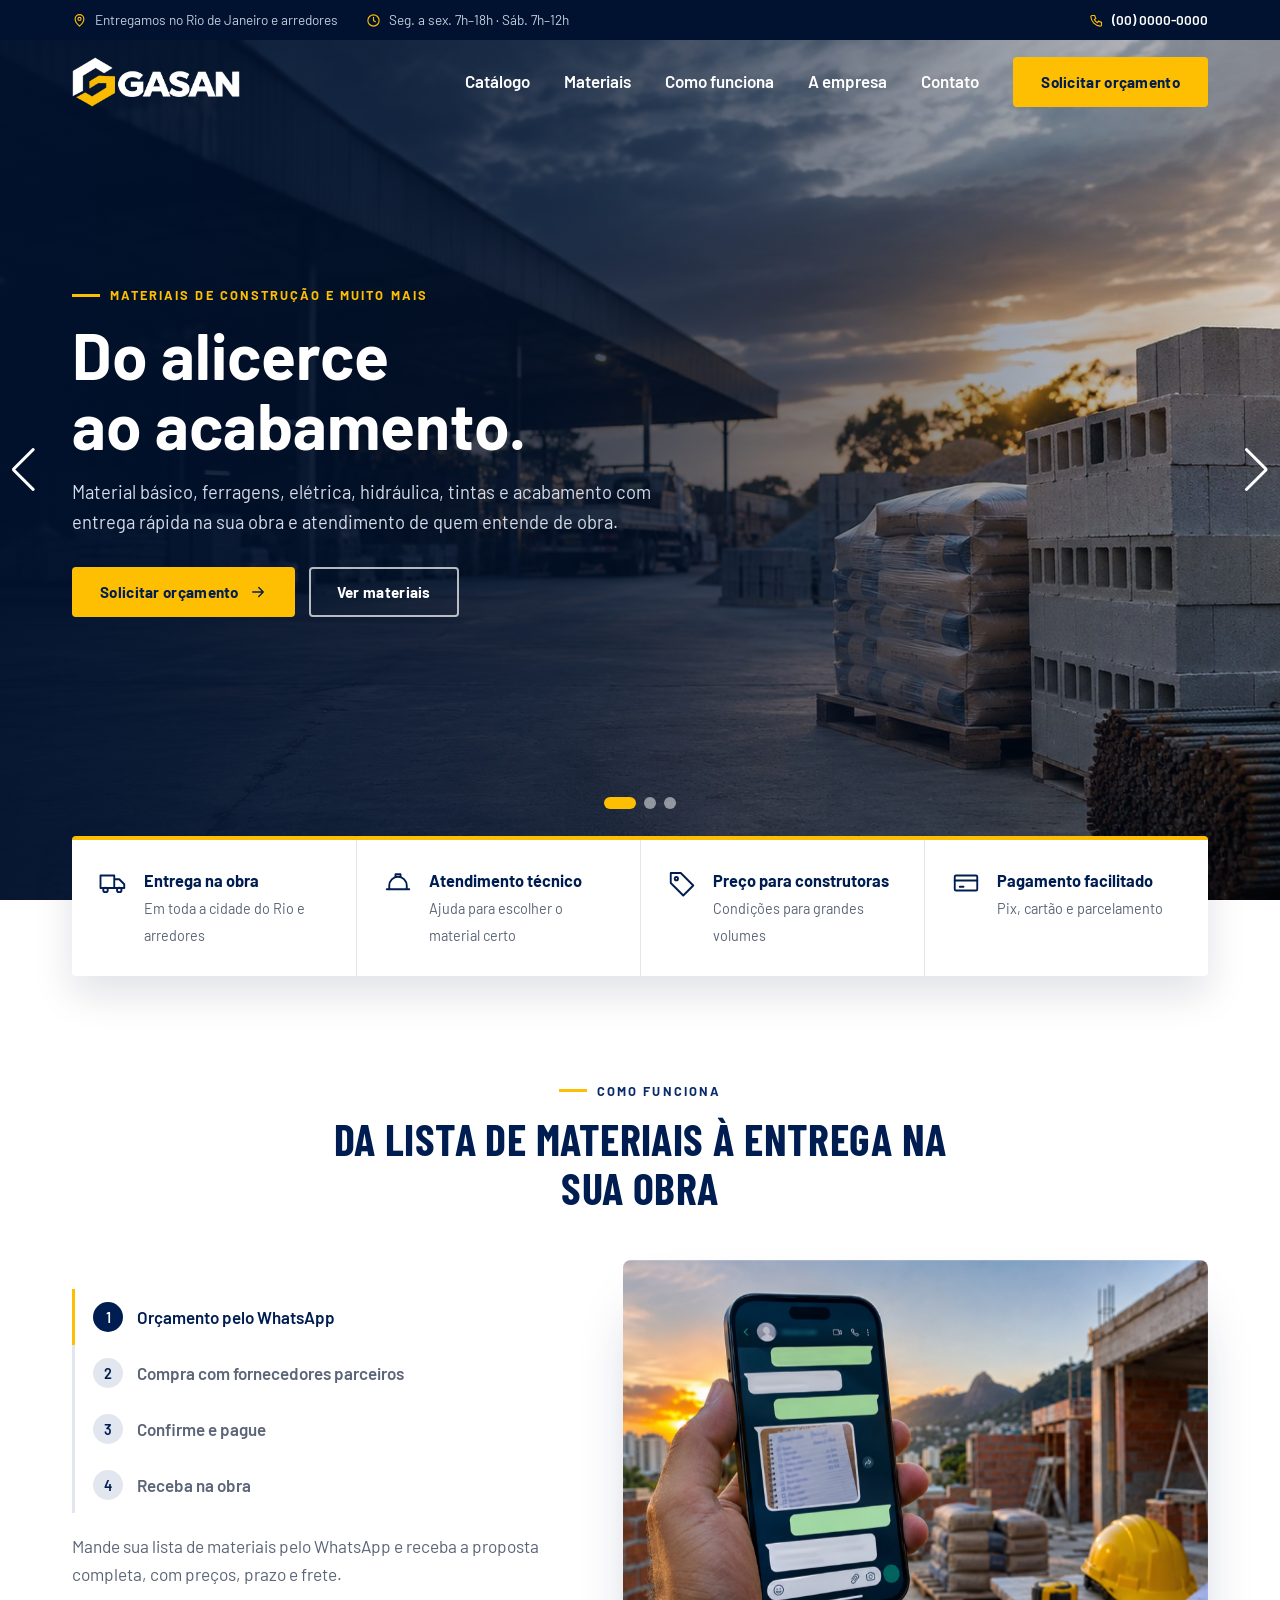
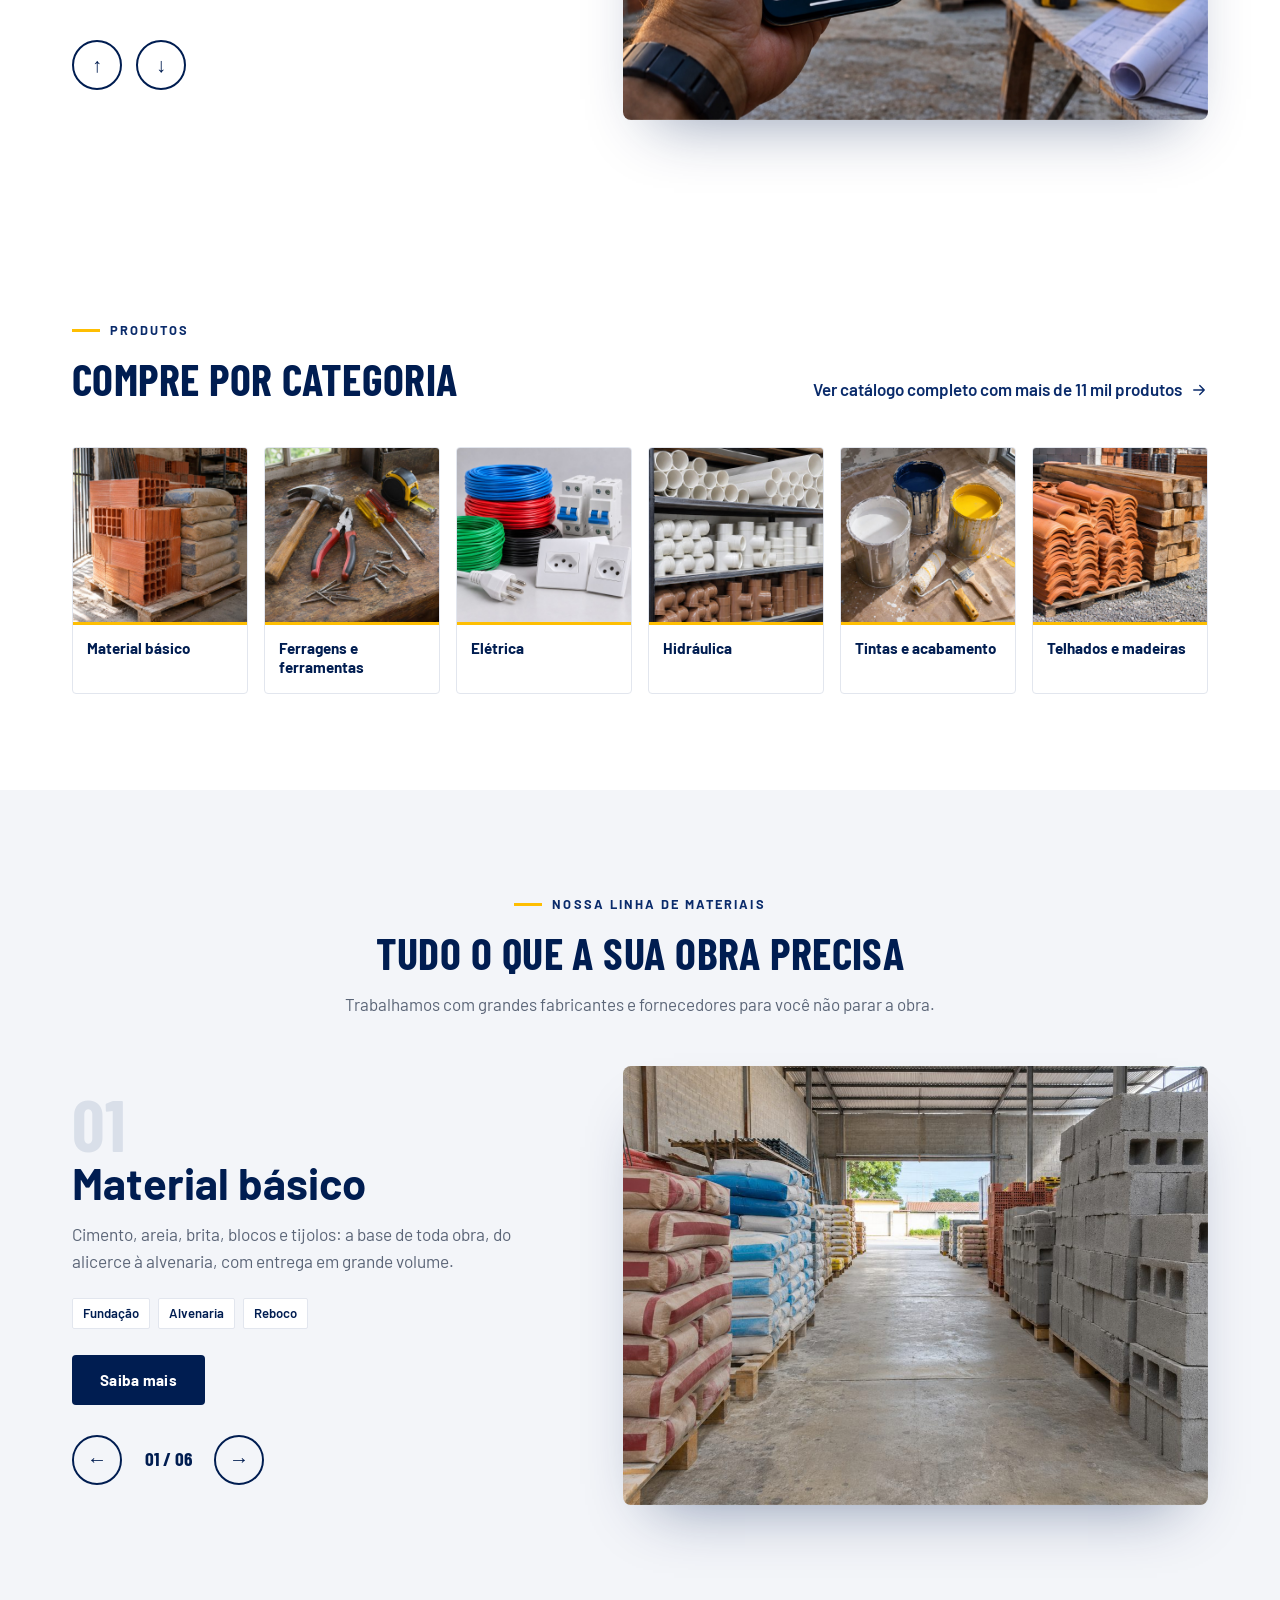
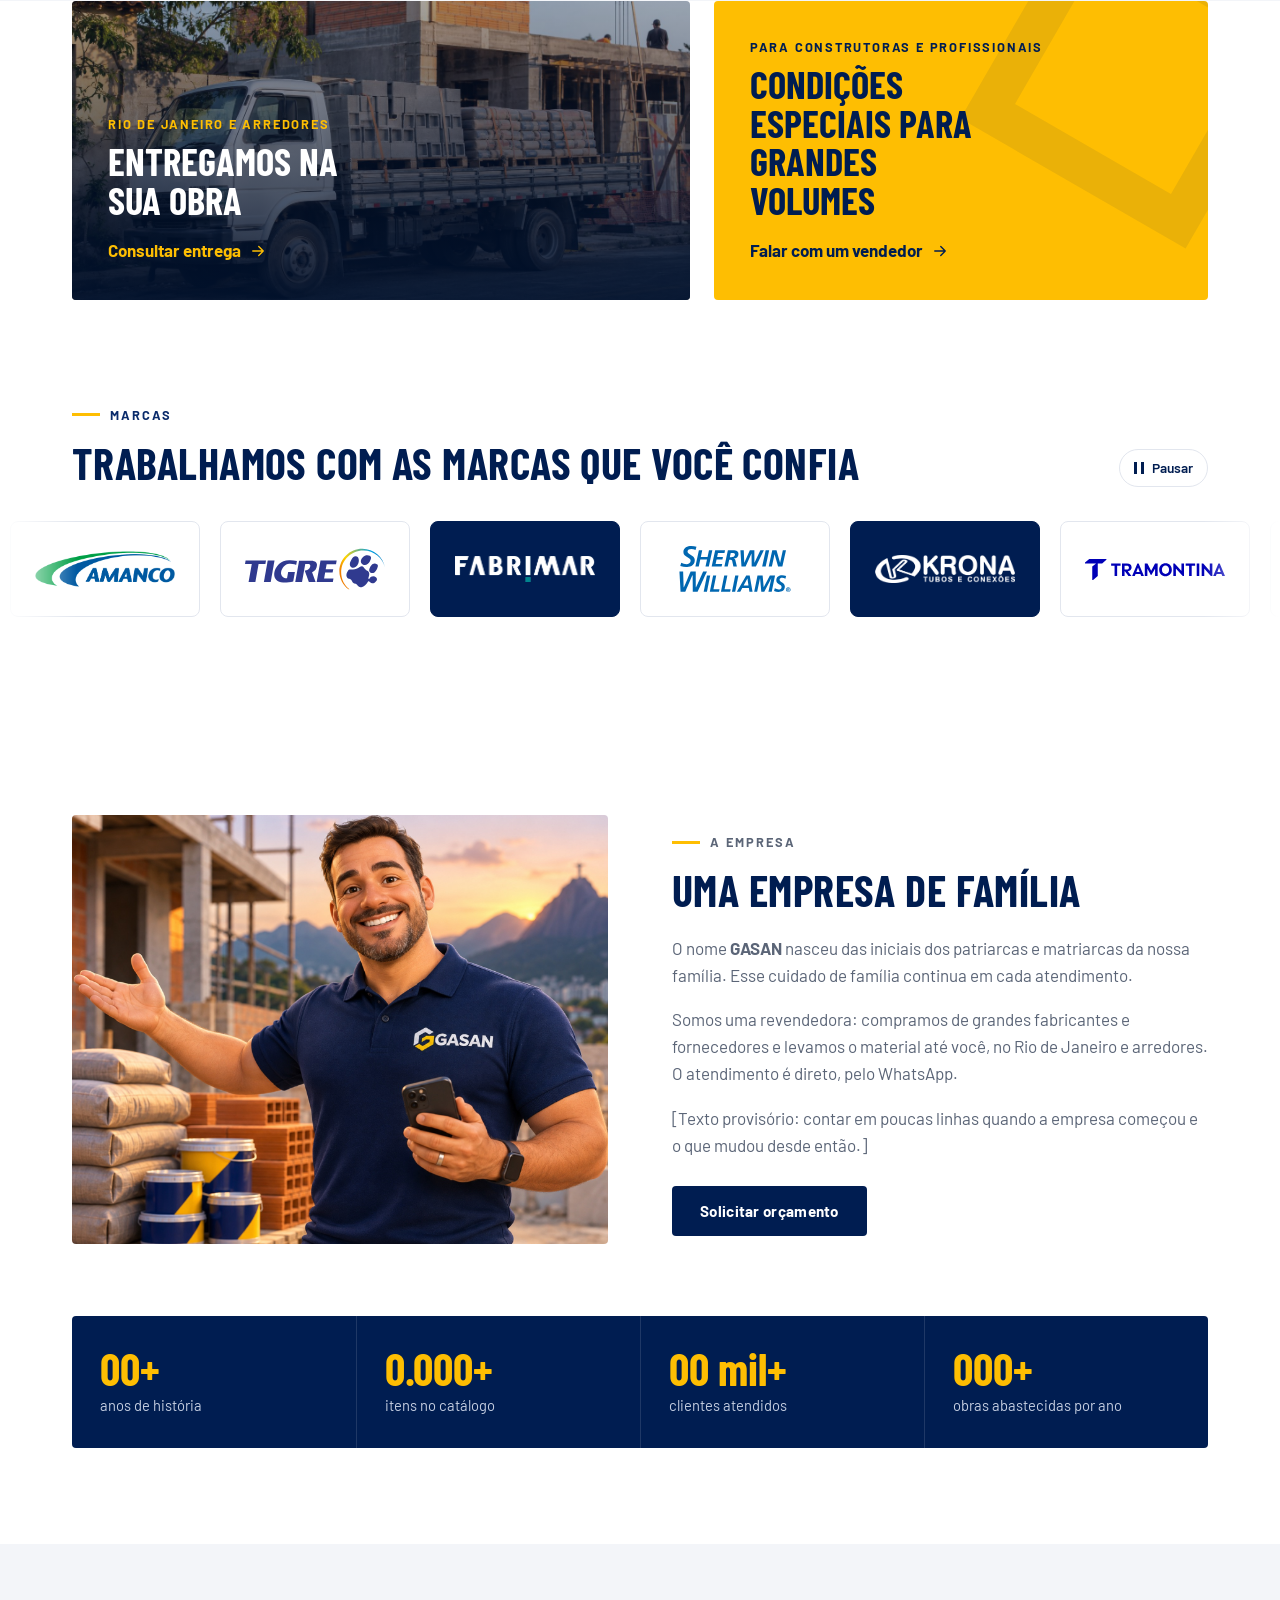
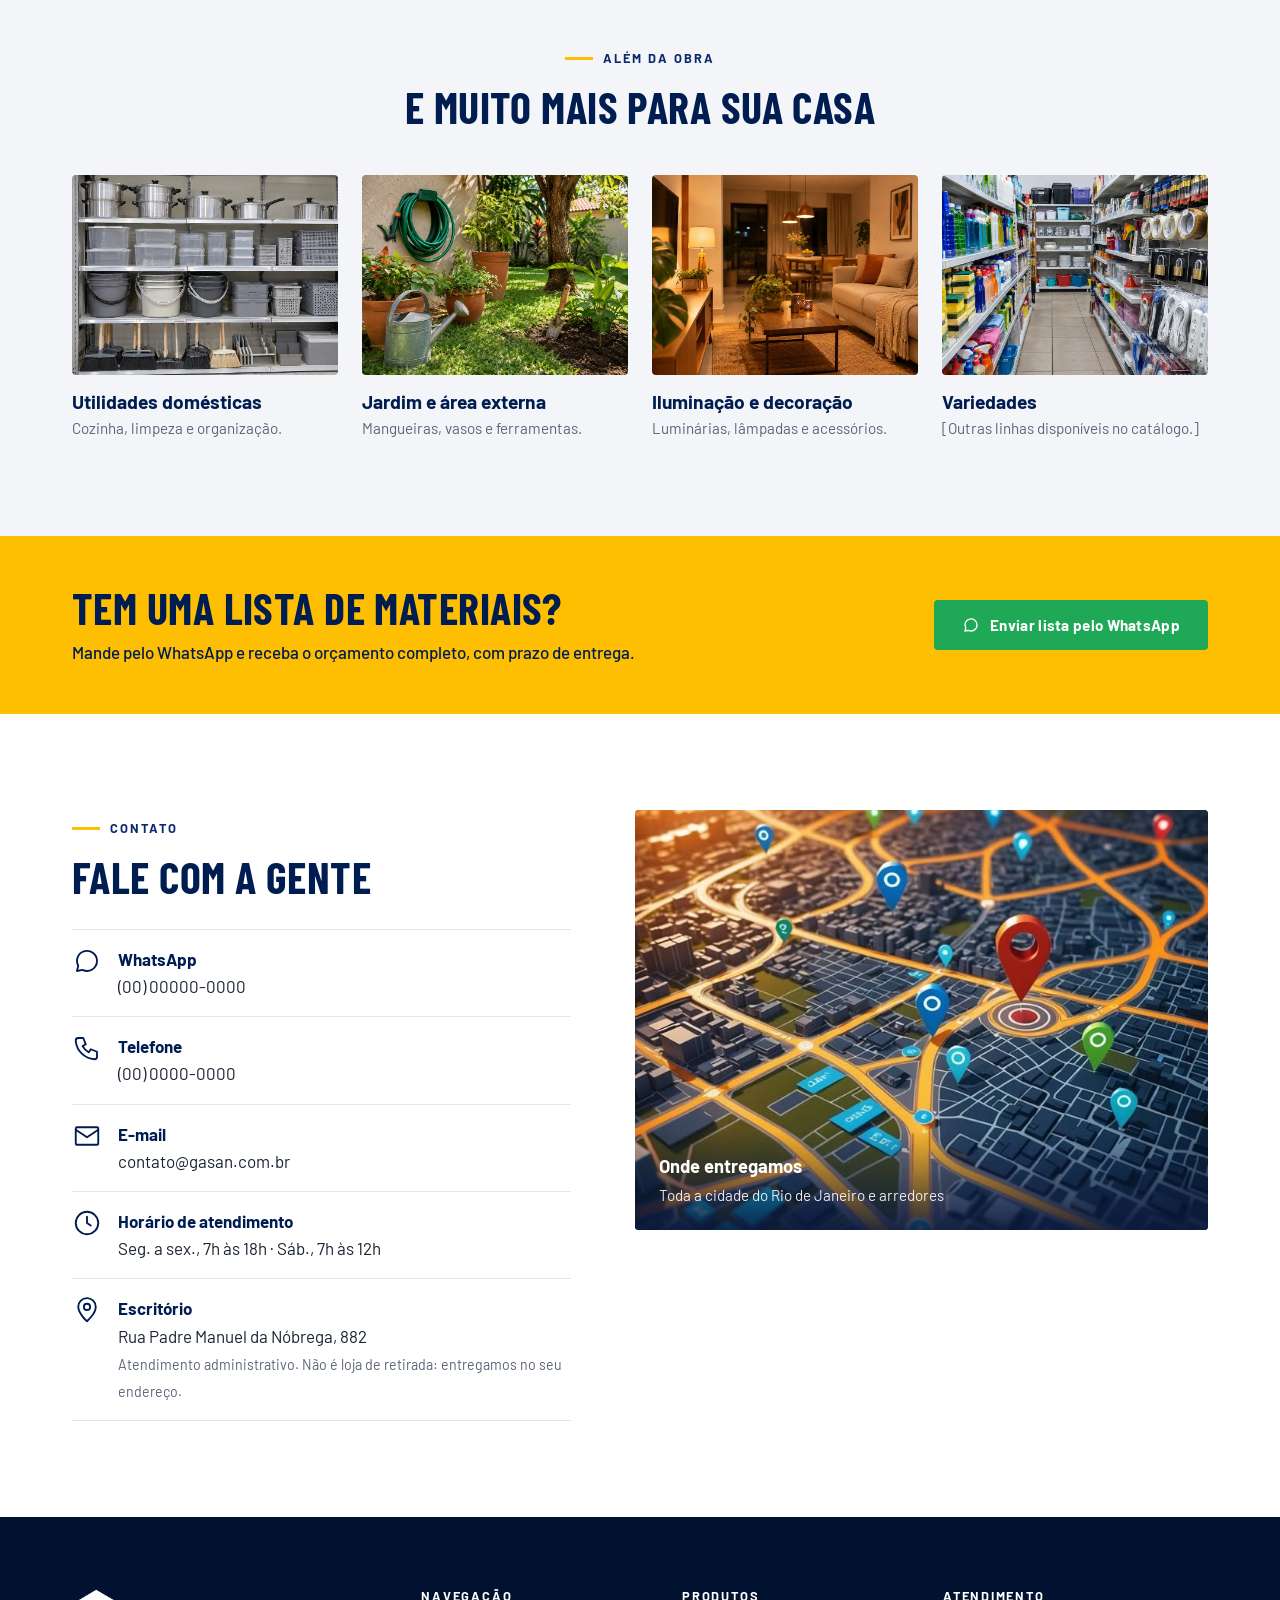
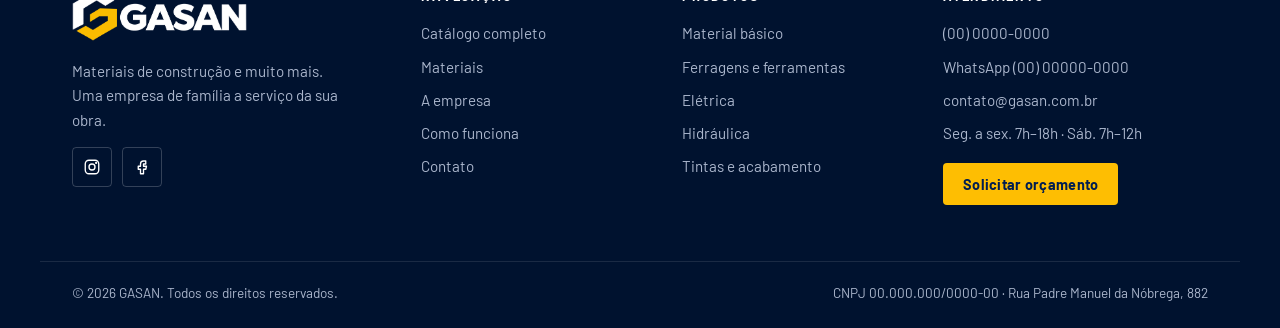
<file: index.html>
<!doctype html>
<html lang="pt-BR">
<head>
  <meta charset="utf-8">
  <meta name="viewport" content="width=device-width, initial-scale=1">
  <title>GASAN | Materiais de Construção</title>
  <meta name="description" content="GASAN: materiais de construção, ferragens, elétrica, hidráulica, tintas e utilidades. Orçamento rápido pelo WhatsApp e entrega em todo o Rio de Janeiro e arredores.">
  <link rel="icon" type="image/png" href="assets/favicon.png">
  <link rel="apple-touch-icon" href="assets/apple-touch-icon.png">
  <meta name="theme-color" content="#001d51">
  <link rel="preconnect" href="https://fonts.googleapis.com">
  <link rel="preconnect" href="https://fonts.gstatic.com" crossorigin>
  <link href="https://fonts.googleapis.com/css2?family=Barlow+Condensed:wght@600;700&family=Barlow:wght@400;500;600;700&display=swap" rel="stylesheet">
  <link rel="stylesheet" href="css/swiper.min.css">
  <link rel="stylesheet" href="css/styles.css">
</head>
<body>

  <!-- Ícones (SVG reutilizáveis) -->
  <svg width="0" height="0" style="position:absolute" aria-hidden="true">
    <symbol id="i-pin" viewBox="0 0 24 24"><path d="M12 21s-7-6.2-7-11.5A7 7 0 0 1 19 9.5C19 14.8 12 21 12 21z"/><circle cx="12" cy="9.5" r="2.5"/></symbol>
    <symbol id="i-clock" viewBox="0 0 24 24"><circle cx="12" cy="12" r="9"/><path d="M12 7v5l3 2"/></symbol>
    <symbol id="i-phone" viewBox="0 0 24 24"><path d="M5 4h4l2 5-2.5 1.5a11 11 0 0 0 5 5L15 13l5 2v4a2 2 0 0 1-2 2A16 16 0 0 1 3 6a2 2 0 0 1 2-2z"/></symbol>
    <symbol id="i-chat" viewBox="0 0 24 24"><path d="M20 12a8 8 0 0 1-11.6 7.1L4 20l1-4.2A8 8 0 1 1 20 12z"/></symbol>
    <symbol id="i-mail" viewBox="0 0 24 24"><rect x="3" y="5" width="18" height="14" rx="1"/><path d="m3 7 9 6 9-6"/></symbol>
    <symbol id="i-truck" viewBox="0 0 24 24"><path d="M2 6h11v10H2zM13 9h4l4 4v3h-8z"/><circle cx="6" cy="17.5" r="1.8"/><circle cx="17" cy="17.5" r="1.8"/></symbol>
    <symbol id="i-helmet" viewBox="0 0 24 24"><path d="M3 17h18M5 17v-3a7 7 0 0 1 14 0v3M10 7.5V5h4v2.5"/></symbol>
    <symbol id="i-tag" viewBox="0 0 24 24"><path d="M3 12V4h8l10 10-8 8z"/><circle cx="7.5" cy="8.5" r="1.3"/></symbol>
    <symbol id="i-card" viewBox="0 0 24 24"><rect x="3" y="6" width="18" height="12" rx="1"/><path d="M3 10h18M7 15h3"/></symbol>
    <symbol id="i-check" viewBox="0 0 24 24"><path d="m5 12.5 4.5 4.5L19 7.5"/></symbol>
    <symbol id="i-arrow" viewBox="0 0 24 24"><path d="M5 12h14M13 6l6 6-6 6"/></symbol>
    <symbol id="i-insta" viewBox="0 0 24 24"><rect x="3" y="3" width="18" height="18" rx="5"/><circle cx="12" cy="12" r="4"/><circle cx="17.5" cy="6.5" r=".6"/></symbol>
    <symbol id="i-face" viewBox="0 0 24 24"><path d="M14 8h3V4h-3a4 4 0 0 0-4 4v3H7v4h3v6h4v-6h3l1-4h-4V8z"/></symbol>
  </svg>

  <!-- ===== Barra superior ===== -->
  <div class="topbar">
    <div class="container topbar__inner">
      <span><svg class="ico"><use href="#i-pin"/></svg>Entregamos no Rio de Janeiro e arredores</span>
      <span class="topbar__hide-sm"><svg class="ico"><use href="#i-clock"/></svg>Seg. a sex. 7h–18h · Sáb. 7h–12h</span>
      <a href="tel:+550000000000"><svg class="ico"><use href="#i-phone"/></svg>(00) 0000-0000</a>
    </div>
  </div>

  <!-- ===== Cabeçalho ===== -->
  <header class="header header--over" id="topo">
    <div class="container header__inner">
      <a href="#topo" class="logo" aria-label="GASAN, página inicial">
        <img class="logo__cor" src="assets/logo-gasan.png" alt="GASAN" width="537" height="160">
        <img class="logo__branco" src="assets/logo-gasan-branco.png" alt="" width="537" height="160">
      </a>
      <button class="nav-toggle" aria-label="Abrir menu" aria-expanded="false" aria-controls="menu">
        <span></span><span></span><span></span>
      </button>
      <nav class="nav" id="menu">
        <a href="catalogo.html">Catálogo</a>
        <a href="#materiais">Materiais</a>
        <a href="#como-funciona">Como funciona</a>
        <a href="#sobre">A empresa</a>
        <a href="#contato">Contato</a>
        <a href="#orcamento" class="btn btn--primary">Solicitar orçamento</a>
      </nav>
    </div>
  </header>

  <main>
    <!-- ===== Hero: carrossel com fade (Swiper) ===== -->
    <section class="hs swiper" aria-label="Destaques">
      <div class="swiper-wrapper">
        <div class="swiper-slide" style="background-image:url('assets/fotos/hero.jpg')">
          <div class="container"><div class="hs__content">
            <p class="kicker">Materiais de construção e muito mais</p>
            <h1>Do alicerce<br>ao acabamento.</h1>
            <p class="hs__lead">Material básico, ferragens, elétrica, hidráulica, tintas e acabamento com entrega rápida na sua obra e atendimento de quem entende de obra.</p>
            <div class="hs__actions"><a href="#orcamento" class="btn btn--primary">Solicitar orçamento <svg class="ico"><use href="#i-arrow"/></svg></a><a href="#materiais" class="btn btn--outline-light">Ver materiais</a></div>
          </div></div>
        </div>
        <div class="swiper-slide" style="background-image:url('assets/fotos/hero-2-web.jpg')">
          <div class="container"><div class="hs__content">
            <p class="kicker">Rio de Janeiro e arredores</p>
            <h1>Entregamos direto<br>na sua obra.</h1>
            <p class="hs__lead">Você manda a lista, nós cuidamos da compra e da entrega em toda a cidade do Rio de Janeiro e arredores.</p>
            <div class="hs__actions"><a href="#orcamento" class="btn btn--primary">Consultar entrega <svg class="ico"><use href="#i-arrow"/></svg></a></div>
          </div></div>
        </div>
        <div class="swiper-slide" style="background-image:url('assets/fotos/hero-3-web.jpg')">
          <div class="container"><div class="hs__content">
            <p class="kicker">Para construtoras e profissionais</p>
            <h1>Condições especiais<br>para grandes volumes.</h1>
            <p class="hs__lead">Trabalhamos com grandes fabricantes e fornecedores para oferecer variedade e bom preço.</p>
            <div class="hs__actions"><a href="#orcamento" class="btn btn--outline-light">Falar com um vendedor <svg class="ico"><use href="#i-arrow"/></svg></a></div>
          </div></div>
        </div>
      </div>
      <div class="swiper-pagination"></div>
      <div class="swiper-button-prev" aria-label="Anterior"></div>
      <div class="swiper-button-next" aria-label="Próximo"></div>
    </section>

    <!-- ===== Diferenciais ===== -->
    <section class="perks">
      <div class="container">
        <ul class="perks__grid">
          <li><svg class="ico ico--lg"><use href="#i-truck"/></svg><div><strong>Entrega na obra</strong><span>Em toda a cidade do Rio e arredores</span></div></li>
          <li><svg class="ico ico--lg"><use href="#i-helmet"/></svg><div><strong>Atendimento técnico</strong><span>Ajuda para escolher o material certo</span></div></li>
          <li><svg class="ico ico--lg"><use href="#i-tag"/></svg><div><strong>Preço para construtoras</strong><span>Condições para grandes volumes</span></div></li>
          <li><svg class="ico ico--lg"><use href="#i-card"/></svg><div><strong>Pagamento facilitado</strong><span>Pix, cartão e parcelamento</span></div></li>
        </ul>
      </div>
    </section>

    <!-- ===== Como funciona: texto em fade + imagem subindo na vertical (Swiper) ===== -->
    <section class="section" id="como-funciona">
      <div class="container">
        <div class="head head--center reveal">
          <p class="kicker kicker--dark">Como funciona</p>
          <h2>Da lista de materiais à entrega na sua obra</h2>
        </div>
        <div class="sp reveal">
          <div class="sp__text">
            <ol class="sv-list">
              <li class="is-active"><span>1</span>Orçamento pelo WhatsApp</li>
              <li><span>2</span>Compra com fornecedores parceiros</li>
              <li><span>3</span>Confirme e pague</li>
              <li><span>4</span>Receba na obra</li>
            </ol>
            <div class="swiper serv-text">
              <div class="swiper-wrapper">
                <div class="swiper-slide"><p>Mande sua lista de materiais pelo WhatsApp e receba a proposta completa, com preços, prazo e frete.</p></div>
                <div class="swiper-slide"><p>Compramos de grandes fabricantes e fornecedores. Itens de pronta entrega saem do nosso estoque; os demais chegam direto do fornecedor.</p></div>
                <div class="swiper-slide"><p>Pix, cartão ou parcelado, como ficar melhor para você.</p></div>
                <div class="swiper-slide"><p>Entregamos em toda a cidade do Rio de Janeiro e arredores, direto no endereço combinado.</p></div>
              </div>
            </div>
            <div class="ctrl"><button class="serv-prev" aria-label="Anterior">↑</button><button class="serv-next" aria-label="Próximo">↓</button></div>
          </div>
          <div class="sp__img">
            <div class="swiper serv-img">
              <div class="swiper-wrapper">
                <div class="swiper-slide"><img src="assets/fotos/passo-orcamento-web.jpg" alt="Orçamento pelo WhatsApp" onerror="this.onerror=null;this.src='assets/fotos/sobre.jpg'"></div>
                <div class="swiper-slide"><img src="assets/fotos/mat-basico.jpg" alt="Materiais de fornecedores parceiros"></div>
                <div class="swiper-slide"><img src="assets/fotos/passo-pagamento-web.jpg" alt="Confirmação e pagamento do pedido" onerror="this.onerror=null;this.src='assets/fotos/hero-3-web.jpg'"></div>
                <div class="swiper-slide"><img src="assets/fotos/hero-2-web.jpg" alt="Entrega na obra" style="object-position: 85% center"></div>
              </div>
            </div>
          </div>
        </div>
      </div>
    </section>

    <!-- ===== Faixa de categorias =====
         FOTOS: assets/fotos/cat-*.jpg (quadradas, mín. 600 x 600 px) -->
    <section class="section" id="categorias">
      <div class="container">
        <div class="head head--row">
          <div>
            <p class="kicker kicker--dark">Produtos</p>
            <h2>Compre por categoria</h2>
          </div>
          <a href="catalogo.html" class="link-arrow">Ver catálogo completo com mais de 11 mil produtos <svg class="ico"><use href="#i-arrow"/></svg></a>
        </div>
        <div class="cats">
          <a href="#materiais" data-produto="0" class="cat"><span class="cat__img photo" data-src="assets/fotos/cat-basico.jpg" data-label="cat-basico.jpg"></span><span class="cat__name">Material básico</span></a>
          <a href="#materiais" data-produto="1" class="cat"><span class="cat__img photo" data-src="assets/fotos/cat-ferragens.jpg" data-label="cat-ferragens.jpg"></span><span class="cat__name">Ferragens e ferramentas</span></a>
          <a href="#materiais" data-produto="2" class="cat"><span class="cat__img photo" data-src="assets/fotos/cat-eletrica.jpg" data-label="cat-eletrica.jpg"></span><span class="cat__name">Elétrica</span></a>
          <a href="#materiais" data-produto="3" class="cat"><span class="cat__img photo" data-src="assets/fotos/cat-hidraulica.jpg" data-label="cat-hidraulica.jpg"></span><span class="cat__name">Hidráulica</span></a>
          <a href="#materiais" data-produto="4" class="cat"><span class="cat__img photo" data-src="assets/fotos/cat-tintas.jpg" data-label="cat-tintas.jpg"></span><span class="cat__name">Tintas e acabamento</span></a>
          <a href="#materiais" data-produto="5" class="cat"><span class="cat__img photo" data-src="assets/fotos/cat-telhados.jpg" data-label="cat-telhados.jpg"></span><span class="cat__name">Telhados e madeiras</span></a>
        </div>
      </div>
    </section>

    <!-- ===== Produtos: texto em fade + imagem deslizando na horizontal (Swiper) ===== -->
    <section class="section section--tint" id="materiais">
      <div class="container">
        <div class="head head--center reveal">
          <p class="kicker kicker--dark">Nossa linha de materiais</p>
          <h2>Tudo o que a sua obra precisa</h2>
          <p>Trabalhamos com grandes fabricantes e fornecedores para você não parar a obra.</p>
        </div>
        <div class="sp reveal">
          <div class="sp__text">
            <div class="swiper prod-text">
              <div class="swiper-wrapper">
                <div class="swiper-slide"><div class="sp__num">01</div><h3>Material básico</h3><p>Cimento, areia, brita, blocos e tijolos: a base de toda obra, do alicerce à alvenaria, com entrega em grande volume.</p><ul class="tags"><li>Fundação</li><li>Alvenaria</li><li>Reboco</li></ul><a href="#orcamento" class="btn btn--navy">Saiba mais</a></div>
                <div class="swiper-slide"><div class="sp__num">02</div><h3>Ferragens e ferramentas</h3><p>Vergalhões, parafusos, pregos e ferramentas manuais e elétricas para cada etapa da obra.</p><ul class="tags"><li>Estrutura</li><li>Fixação</li><li>Ferramentas</li></ul><a href="#orcamento" class="btn btn--navy">Saiba mais</a></div>
                <div class="swiper-slide"><div class="sp__num">03</div><h3>Elétrica</h3><p>Fios, cabos, disjuntores, tomadas e interruptores para instalações seguras.</p><ul class="tags"><li>Instalação</li><li>Quadro</li><li>Acabamento</li></ul><a href="#orcamento" class="btn btn--navy">Saiba mais</a></div>
                <div class="swiper-slide"><div class="sp__num">04</div><h3>Hidráulica</h3><p>Tubos, conexões, registros e caixas d'água para água fria, quente e esgoto.</p><ul class="tags"><li>Água</li><li>Esgoto</li><li>Reservatórios</li></ul><a href="#orcamento" class="btn btn--navy">Saiba mais</a></div>
                <div class="swiper-slide"><div class="sp__num">05</div><h3>Tintas e acabamento</h3><p>Tintas, massas, pisos e revestimentos para deixar a obra pronta.</p><ul class="tags"><li>Pintura</li><li>Pisos</li><li>Revestimentos</li></ul><a href="#orcamento" class="btn btn--navy">Saiba mais</a></div>
                <div class="swiper-slide"><div class="sp__num">06</div><h3>Telhados e madeiras</h3><p>Telhas, madeiras, calhas e esquadrias para cobrir e fechar a obra.</p><ul class="tags"><li>Cobertura</li><li>Estrutura</li><li>Esquadrias</li></ul><a href="#orcamento" class="btn btn--navy">Saiba mais</a></div>
              </div>
            </div>
            <div class="ctrl"><button class="prod-prev" aria-label="Anterior">←</button><span class="ctrl__count" id="prod-count">01 / 06</span><button class="prod-next" aria-label="Próximo">→</button></div>
          </div>
          <div class="sp__img">
            <div class="swiper prod-img">
              <div class="swiper-wrapper">
                <div class="swiper-slide"><img src="assets/fotos/mat-basico.jpg" alt="Material básico"></div>
                <div class="swiper-slide"><img src="assets/fotos/mat-ferragens.jpg" alt="Ferragens e ferramentas"></div>
                <div class="swiper-slide"><img src="assets/fotos/mat-eletrica.jpg" alt="Elétrica"></div>
                <div class="swiper-slide"><img src="assets/fotos/mat-hidraulica.jpg" alt="Hidráulica"></div>
                <div class="swiper-slide"><img src="assets/fotos/mat-tintas.jpg" alt="Tintas e acabamento"></div>
                <div class="swiper-slide"><img src="assets/fotos/mat-telhados.jpg" alt="Telhados e madeiras"></div>
              </div>
            </div>
          </div>
        </div>
      </div>
    </section>

    <!-- ===== Banners de destaque ===== -->
    <section class="section section--tight">
      <div class="container banners reveal">
        <a href="#orcamento" class="banner banner--navy photo" data-src="assets/fotos/banner-entrega.jpg" data-label="banner-entrega.jpg (caminhão de entrega)">
          <span class="banner__kicker">Rio de Janeiro e arredores</span>
          <strong>Entregamos na sua obra</strong>
          <span class="banner__cta">Consultar entrega <svg class="ico"><use href="#i-arrow"/></svg></span>
        </a>
        <a href="#orcamento" class="banner banner--yellow">
          <span class="banner__kicker">Para construtoras e profissionais</span>
          <strong>Condições especiais para grandes volumes</strong>
          <span class="banner__cta">Falar com um vendedor <svg class="ico"><use href="#i-arrow"/></svg></span>
        </a>
      </div>
    </section>

    <!-- ===== Marcas (faixa com rolagem contínua) ===== -->
    <section class="section section--tight marcas" id="marcas" aria-labelledby="marcas-titulo">
      <div class="container marcas__head">
        <div>
          <p class="kicker kicker--dark">Marcas</p>
          <h2 id="marcas-titulo">Trabalhamos com as marcas que você confia</h2>
        </div>
        <button type="button" class="marcas__pausa" id="marcas-pausa" aria-pressed="false" aria-controls="marcas-faixa">
          <span class="marcas__pausa-ico" aria-hidden="true"></span><span class="marcas__pausa-txt">Pausar</span>
        </button>
      </div>
      <div class="marcas__faixa" id="marcas-faixa">
        <div class="marcas__trilho">
          <ul class="marcas__lista">
            <li><a class="marca" href="catalogo.html?marca=amanco" title="Ver produtos Amanco"><img src="assets/marcas/amanco.png" alt="Amanco" loading="lazy" decoding="async"></a></li>
            <li><a class="marca" href="catalogo.html?marca=tigre" title="Ver produtos Tigre"><img src="assets/marcas/tigre.svg" alt="Tigre" loading="lazy" decoding="async"></a></li>
            <li><a class="marca marca--escura" href="catalogo.html?marca=fabrimar" title="Ver produtos Fabrimar"><img src="assets/marcas/fabrimar.png" alt="Fabrimar" loading="lazy" decoding="async"></a></li>
            <li><a class="marca" href="catalogo.html?marca=sherwin-williams" title="Ver produtos Sherwin-Williams"><img src="assets/marcas/sherwin-williams.svg" alt="Sherwin-Williams" loading="lazy" decoding="async"></a></li>
            <li><a class="marca marca--escura" href="catalogo.html?marca=krona" title="Ver produtos Krona"><img src="assets/marcas/krona.png" alt="Krona" loading="lazy" decoding="async"></a></li>
            <li><a class="marca" href="catalogo.html?marca=tramontina" title="Ver produtos Tramontina"><img src="assets/marcas/tramontina.svg" alt="Tramontina" loading="lazy" decoding="async"></a></li>
            <li><a class="marca" href="catalogo.html?marca=docol" title="Ver produtos Docol"><img src="assets/marcas/docol.svg" alt="Docol" loading="lazy" decoding="async"></a></li>
            <li><a class="marca marca--texto" href="catalogo.html?marca=pial" title="Ver produtos Pial"><span>Pial</span></a></li>
            <li><a class="marca" href="catalogo.html?marca=irwin" title="Ver produtos Irwin"><img src="assets/marcas/irwin.svg" alt="Irwin" loading="lazy" decoding="async"></a></li>
            <li><a class="marca" href="catalogo.html?marca=starrett" title="Ver produtos Starrett"><img src="assets/marcas/starrett.svg" alt="Starrett" loading="lazy" decoding="async"></a></li>
            <li><a class="marca marca--texto" href="catalogo.html?marca=fortlev" title="Ver produtos Fortlev"><span>Fortlev</span></a></li>
            <li><a class="marca marca--texto" href="catalogo.html?marca=3m" title="Ver produtos 3M"><span>3M</span></a></li>
            <li><a class="marca" href="catalogo.html?marca=legrand" title="Ver produtos Legrand"><img src="assets/marcas/legrand.svg" alt="Legrand" loading="lazy" decoding="async"></a></li>
            <li><a class="marca" href="catalogo.html?marca=steck" title="Ver produtos Steck"><img src="assets/marcas/steck.png" alt="Steck" loading="lazy" decoding="async"></a></li>
            <li><a class="marca" href="catalogo.html?marca=lorenzetti" title="Ver produtos Lorenzetti"><img src="assets/marcas/lorenzetti.svg" alt="Lorenzetti" loading="lazy" decoding="async"></a></li>
            <li><a class="marca marca--texto" href="catalogo.html?marca=suvinil" title="Ver produtos Suvinil"><span>Suvinil</span></a></li>
            <li><a class="marca" href="catalogo.html?marca=osram" title="Ver produtos Osram"><img src="assets/marcas/osram.svg" alt="Osram" loading="lazy" decoding="async"></a></li>
            <li><a class="marca marca--texto" href="catalogo.html?marca=stanley" title="Ver produtos Stanley"><span>Stanley</span></a></li>
            <li><a class="marca" href="catalogo.html?marca=philips" title="Ver produtos Philips"><img src="assets/marcas/philips.svg" alt="Philips" loading="lazy" decoding="async"></a></li>
            <li><a class="marca marca--texto" href="catalogo.html?marca=deca" title="Ver produtos Deca"><span>Deca</span></a></li>
            <li><a class="marca" href="catalogo.html?marca=sika" title="Ver produtos Sika"><img src="assets/marcas/sika.svg" alt="Sika" loading="lazy" decoding="async"></a></li>
            <li><a class="marca" href="catalogo.html?marca=schneider" title="Ver produtos Schneider"><img src="assets/marcas/schneider.svg" alt="Schneider" loading="lazy" decoding="async"></a></li>
            <li><a class="marca" href="catalogo.html?marca=siemens" title="Ver produtos Siemens"><img src="assets/marcas/siemens.svg" alt="Siemens" loading="lazy" decoding="async"></a></li>
          </ul>
          <ul class="marcas__lista marcas__lista--copia" aria-hidden="true">
            <li><a tabindex="-1" class="marca" href="catalogo.html?marca=amanco" title="Ver produtos Amanco"><img src="assets/marcas/amanco.png" alt="Amanco" loading="lazy" decoding="async"></a></li>
            <li><a tabindex="-1" class="marca" href="catalogo.html?marca=tigre" title="Ver produtos Tigre"><img src="assets/marcas/tigre.svg" alt="Tigre" loading="lazy" decoding="async"></a></li>
            <li><a tabindex="-1" class="marca marca--escura" href="catalogo.html?marca=fabrimar" title="Ver produtos Fabrimar"><img src="assets/marcas/fabrimar.png" alt="Fabrimar" loading="lazy" decoding="async"></a></li>
            <li><a tabindex="-1" class="marca" href="catalogo.html?marca=sherwin-williams" title="Ver produtos Sherwin-Williams"><img src="assets/marcas/sherwin-williams.svg" alt="Sherwin-Williams" loading="lazy" decoding="async"></a></li>
            <li><a tabindex="-1" class="marca marca--escura" href="catalogo.html?marca=krona" title="Ver produtos Krona"><img src="assets/marcas/krona.png" alt="Krona" loading="lazy" decoding="async"></a></li>
            <li><a tabindex="-1" class="marca" href="catalogo.html?marca=tramontina" title="Ver produtos Tramontina"><img src="assets/marcas/tramontina.svg" alt="Tramontina" loading="lazy" decoding="async"></a></li>
            <li><a tabindex="-1" class="marca" href="catalogo.html?marca=docol" title="Ver produtos Docol"><img src="assets/marcas/docol.svg" alt="Docol" loading="lazy" decoding="async"></a></li>
            <li><a tabindex="-1" class="marca marca--texto" href="catalogo.html?marca=pial" title="Ver produtos Pial"><span>Pial</span></a></li>
            <li><a tabindex="-1" class="marca" href="catalogo.html?marca=irwin" title="Ver produtos Irwin"><img src="assets/marcas/irwin.svg" alt="Irwin" loading="lazy" decoding="async"></a></li>
            <li><a tabindex="-1" class="marca" href="catalogo.html?marca=starrett" title="Ver produtos Starrett"><img src="assets/marcas/starrett.svg" alt="Starrett" loading="lazy" decoding="async"></a></li>
            <li><a tabindex="-1" class="marca marca--texto" href="catalogo.html?marca=fortlev" title="Ver produtos Fortlev"><span>Fortlev</span></a></li>
            <li><a tabindex="-1" class="marca marca--texto" href="catalogo.html?marca=3m" title="Ver produtos 3M"><span>3M</span></a></li>
            <li><a tabindex="-1" class="marca" href="catalogo.html?marca=legrand" title="Ver produtos Legrand"><img src="assets/marcas/legrand.svg" alt="Legrand" loading="lazy" decoding="async"></a></li>
            <li><a tabindex="-1" class="marca" href="catalogo.html?marca=steck" title="Ver produtos Steck"><img src="assets/marcas/steck.png" alt="Steck" loading="lazy" decoding="async"></a></li>
            <li><a tabindex="-1" class="marca" href="catalogo.html?marca=lorenzetti" title="Ver produtos Lorenzetti"><img src="assets/marcas/lorenzetti.svg" alt="Lorenzetti" loading="lazy" decoding="async"></a></li>
            <li><a tabindex="-1" class="marca marca--texto" href="catalogo.html?marca=suvinil" title="Ver produtos Suvinil"><span>Suvinil</span></a></li>
            <li><a tabindex="-1" class="marca" href="catalogo.html?marca=osram" title="Ver produtos Osram"><img src="assets/marcas/osram.svg" alt="Osram" loading="lazy" decoding="async"></a></li>
            <li><a tabindex="-1" class="marca marca--texto" href="catalogo.html?marca=stanley" title="Ver produtos Stanley"><span>Stanley</span></a></li>
            <li><a tabindex="-1" class="marca" href="catalogo.html?marca=philips" title="Ver produtos Philips"><img src="assets/marcas/philips.svg" alt="Philips" loading="lazy" decoding="async"></a></li>
            <li><a tabindex="-1" class="marca marca--texto" href="catalogo.html?marca=deca" title="Ver produtos Deca"><span>Deca</span></a></li>
            <li><a tabindex="-1" class="marca" href="catalogo.html?marca=sika" title="Ver produtos Sika"><img src="assets/marcas/sika.svg" alt="Sika" loading="lazy" decoding="async"></a></li>
            <li><a tabindex="-1" class="marca" href="catalogo.html?marca=schneider" title="Ver produtos Schneider"><img src="assets/marcas/schneider.svg" alt="Schneider" loading="lazy" decoding="async"></a></li>
            <li><a tabindex="-1" class="marca" href="catalogo.html?marca=siemens" title="Ver produtos Siemens"><img src="assets/marcas/siemens.svg" alt="Siemens" loading="lazy" decoding="async"></a></li>
          </ul>
        </div>
      </div>
    </section>

    <!-- ===== Sobre ===== -->
    <section class="section" id="sobre">
      <div class="container about reveal">
        <div class="about__img photo" data-src="assets/fotos/sobre-web.jpg" data-label="sobre.png (avatar GASAN)"></div>
        <div class="about__text">
          <p class="kicker kicker--dark">A empresa</p>
          <h2>Uma empresa de família</h2>
          <p>O nome <strong>GASAN</strong> nasceu das iniciais dos patriarcas e matriarcas da nossa família. Esse cuidado de família continua em cada atendimento.</p>
          <p>Somos uma revendedora: compramos de grandes fabricantes e fornecedores e levamos o material até você, no Rio de Janeiro e arredores. O atendimento é direto, pelo WhatsApp.</p>
          <p>[Texto provisório: contar em poucas linhas quando a empresa começou e o que mudou desde então.]</p>
          <a href="#orcamento" class="btn btn--navy">Solicitar orçamento</a>
        </div>
      </div>
      <div class="container">
        <ul class="numbers reveal">
          <li><strong>00+</strong><span>anos de história</span></li>
          <li><strong>0.000+</strong><span>itens no catálogo</span></li>
          <li><strong>00 mil+</strong><span>clientes atendidos</span></li>
          <li><strong>000+</strong><span>obras abastecidas por ano</span></li>
        </ul>
      </div>
    </section>

    <!-- ===== E muito mais ===== -->
    <section class="section section--tint">
      <div class="container">
        <div class="head head--center">
          <p class="kicker kicker--dark">Além da obra</p>
          <h2>E muito mais para sua casa</h2>
        </div>
        <div class="more reveal">
          <div class="more__item"><div class="more__img photo" data-src="assets/fotos/mais-utilidades.jpg" data-label="mais-utilidades.jpg"></div><h3>Utilidades domésticas</h3><p>Cozinha, limpeza e organização.</p></div>
          <div class="more__item"><div class="more__img photo" data-src="assets/fotos/mais-jardim.jpg" data-label="mais-jardim.jpg"></div><h3>Jardim e área externa</h3><p>Mangueiras, vasos e ferramentas.</p></div>
          <div class="more__item"><div class="more__img photo" data-src="assets/fotos/mais-iluminacao.jpg" data-label="mais-iluminacao.jpg"></div><h3>Iluminação e decoração</h3><p>Luminárias, lâmpadas e acessórios.</p></div>
          <div class="more__item"><div class="more__img photo" data-src="assets/fotos/mais-variedades.jpg" data-label="mais-variedades.jpg"></div><h3>Variedades</h3><p>[Outras linhas disponíveis no catálogo.]</p></div>
        </div>
      </div>
    </section>

    <!-- ===== Chamada para orçamento ===== -->
    <section class="cta" id="orcamento">
      <div class="container cta__inner">
        <div>
          <h2>Tem uma lista de materiais?</h2>
          <p>Mande pelo WhatsApp e receba o orçamento completo, com prazo de entrega.</p>
        </div>
        <!-- TODO: trocar 5500000000000 pelo número real (55 + DDD + número) -->
        <a class="btn btn--whatsapp" href="https://wa.me/5500000000000?text=Ol%C3%A1%2C%20gostaria%20de%20um%20or%C3%A7amento." target="_blank" rel="noopener">
          <svg class="ico"><use href="#i-chat"/></svg>Enviar lista pelo WhatsApp
        </a>
      </div>
    </section>

    <!-- ===== Contato ===== -->
    <section class="section" id="contato">
      <div class="container contact reveal">
        <div>
          <p class="kicker kicker--dark">Contato</p>
          <h2>Fale com a gente</h2>
          <ul class="contact__list">
            <li><svg class="ico ico--lg"><use href="#i-chat"/></svg><div><strong>WhatsApp</strong>(00) 00000-0000</div></li>
            <li><svg class="ico ico--lg"><use href="#i-phone"/></svg><div><strong>Telefone</strong>(00) 0000-0000</div></li>
            <li><svg class="ico ico--lg"><use href="#i-mail"/></svg><div><strong>E-mail</strong>contato@gasan.com.br</div></li>
            <li><svg class="ico ico--lg"><use href="#i-clock"/></svg><div><strong>Horário de atendimento</strong>Seg. a sex., 7h às 18h · Sáb., 7h às 12h</div></li>
            <li><svg class="ico ico--lg"><use href="#i-pin"/></svg><div><strong>Escritório</strong>Rua Padre Manuel da Nóbrega, 882<!-- TODO: bairro, cidade e CEP --><br><small>Atendimento administrativo. Não é loja de retirada: entregamos no seu endereço.</small></div></li>
          </ul>
        </div>
        <div class="map photo" data-src="assets/fotos/mapa-entrega.jpg" data-label="mapa-entrega.jpg (área de entrega)" role="img" aria-label="Mapa ilustrado da área de entrega no Rio de Janeiro e arredores">
          <video class="map__video" autoplay muted loop playsinline preload="metadata" poster="assets/fotos/mapa-entrega.jpg" aria-hidden="true">
            <source src="assets/fotos/mapa-entrega-animado.mp4" type="video/mp4">
          </video>
          <div class="map__caption"><strong>Onde entregamos</strong><span>Toda a cidade do Rio de Janeiro e arredores</span></div>
        </div>
      </div>
    </section>
  </main>

  <!-- ===== Rodapé ===== -->
  <footer class="footer">
    <div class="container footer__grid">
      <div class="footer__brand">
        <img src="assets/logo-gasan-branco.png" alt="GASAN" width="537" height="160">
        <p>Materiais de construção e muito mais. Uma empresa de família a serviço da sua obra.</p>
        <div class="footer__social">
          <!-- TODO: links reais das redes sociais -->
          <a href="#" aria-label="Instagram"><svg class="ico"><use href="#i-insta"/></svg></a>
          <a href="#" aria-label="Facebook"><svg class="ico"><use href="#i-face"/></svg></a>
        </div>
      </div>
      <div>
        <h4>Navegação</h4>
        <ul>
          <li><a href="catalogo.html">Catálogo completo</a></li>
          <li><a href="#materiais">Materiais</a></li>
          <li><a href="#sobre">A empresa</a></li>
          <li><a href="#como-funciona">Como funciona</a></li>
          <li><a href="#contato">Contato</a></li>
        </ul>
      </div>
      <div>
        <h4>Produtos</h4>
        <ul>
          <li><a href="#materiais" data-produto="0">Material básico</a></li>
          <li><a href="#materiais" data-produto="1">Ferragens e ferramentas</a></li>
          <li><a href="#materiais" data-produto="2">Elétrica</a></li>
          <li><a href="#materiais" data-produto="3">Hidráulica</a></li>
          <li><a href="#materiais" data-produto="4">Tintas e acabamento</a></li>
        </ul>
      </div>
      <div>
        <h4>Atendimento</h4>
        <ul class="footer__contact">
          <li>(00) 0000-0000</li>
          <li>WhatsApp (00) 00000-0000</li>
          <li>contato@gasan.com.br</li>
          <li>Seg. a sex. 7h–18h · Sáb. 7h–12h</li>
        </ul>
        <a href="#orcamento" class="btn btn--primary btn--sm">Solicitar orçamento</a>
      </div>
    </div>
    <div class="container footer__bottom">
      <span>© <span id="ano"></span> GASAN. Todos os direitos reservados.</span>
      <span>CNPJ 00.000.000/0000-00 · Rua Padre Manuel da Nóbrega, 882</span>
    </div>
  </footer>

  <script src="js/swiper.min.js"></script>
  <script src="js/main.js"></script>
</body>
</html>
</file>
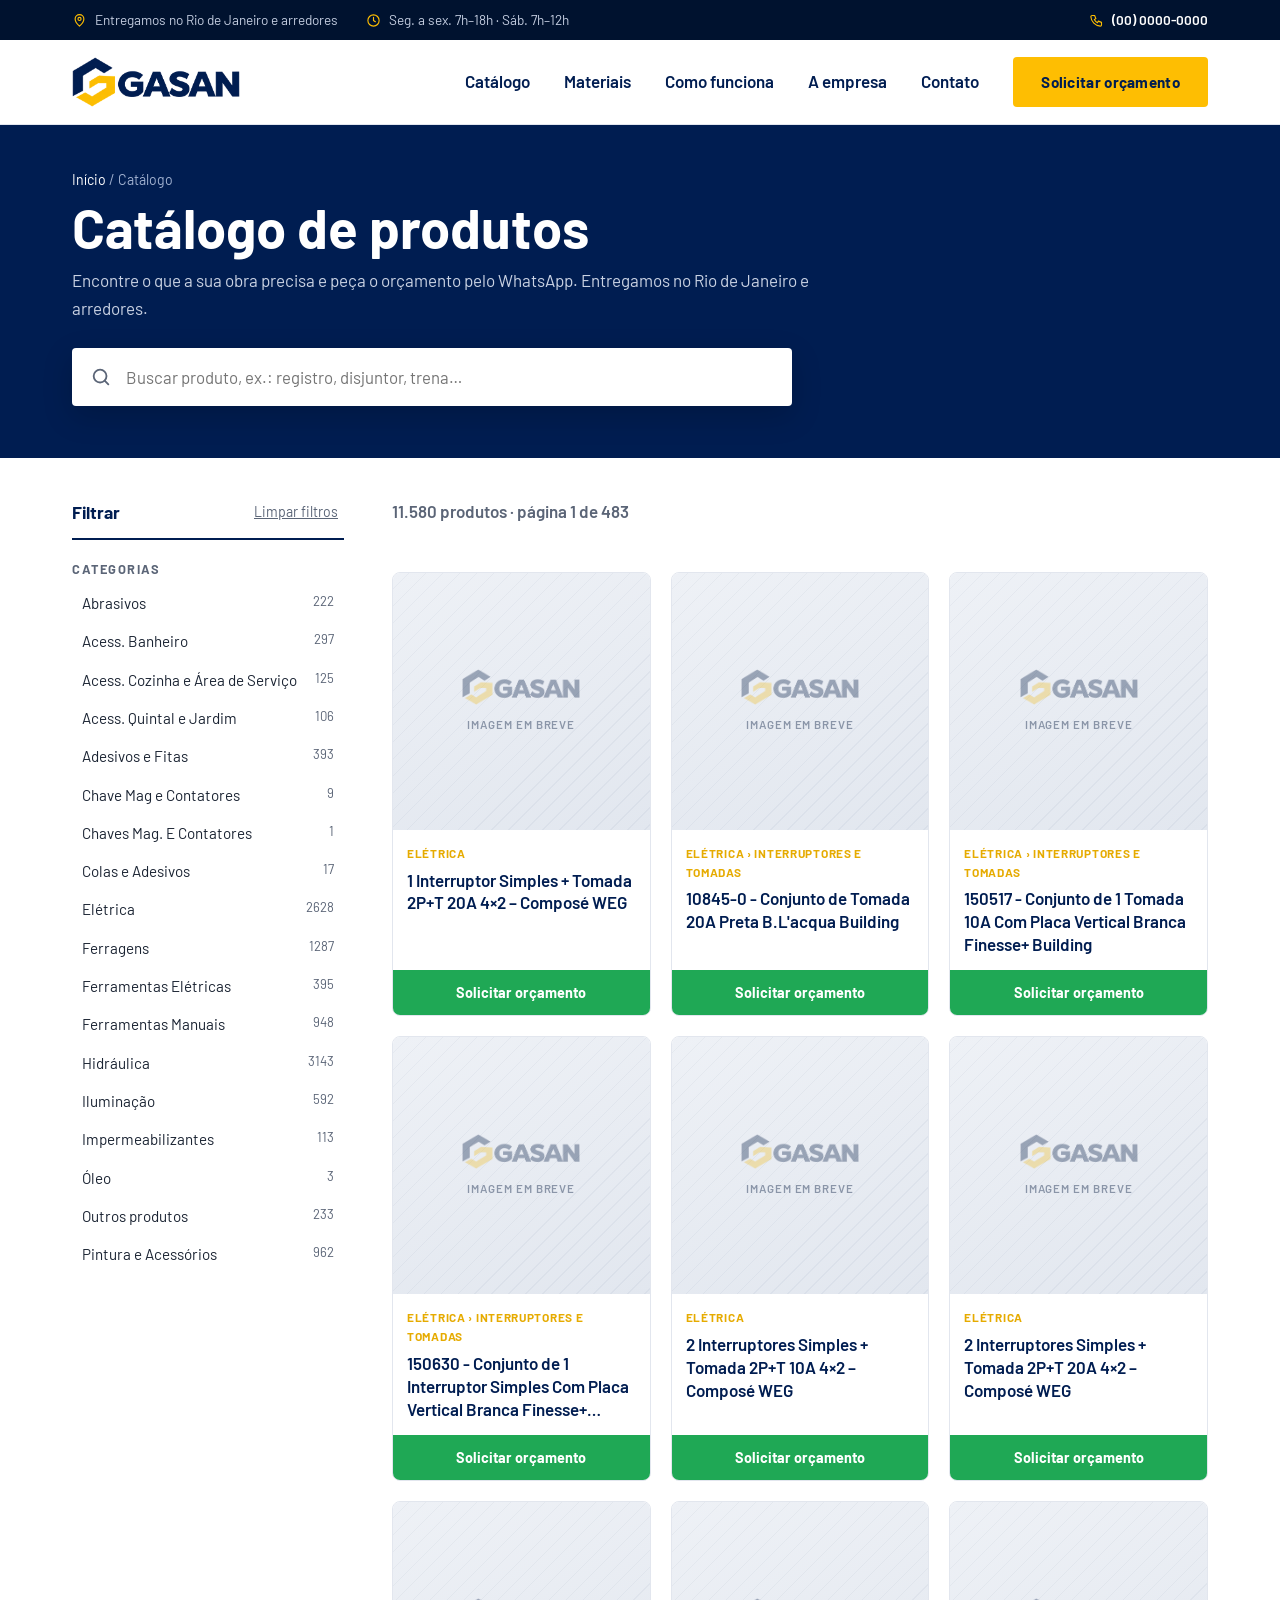
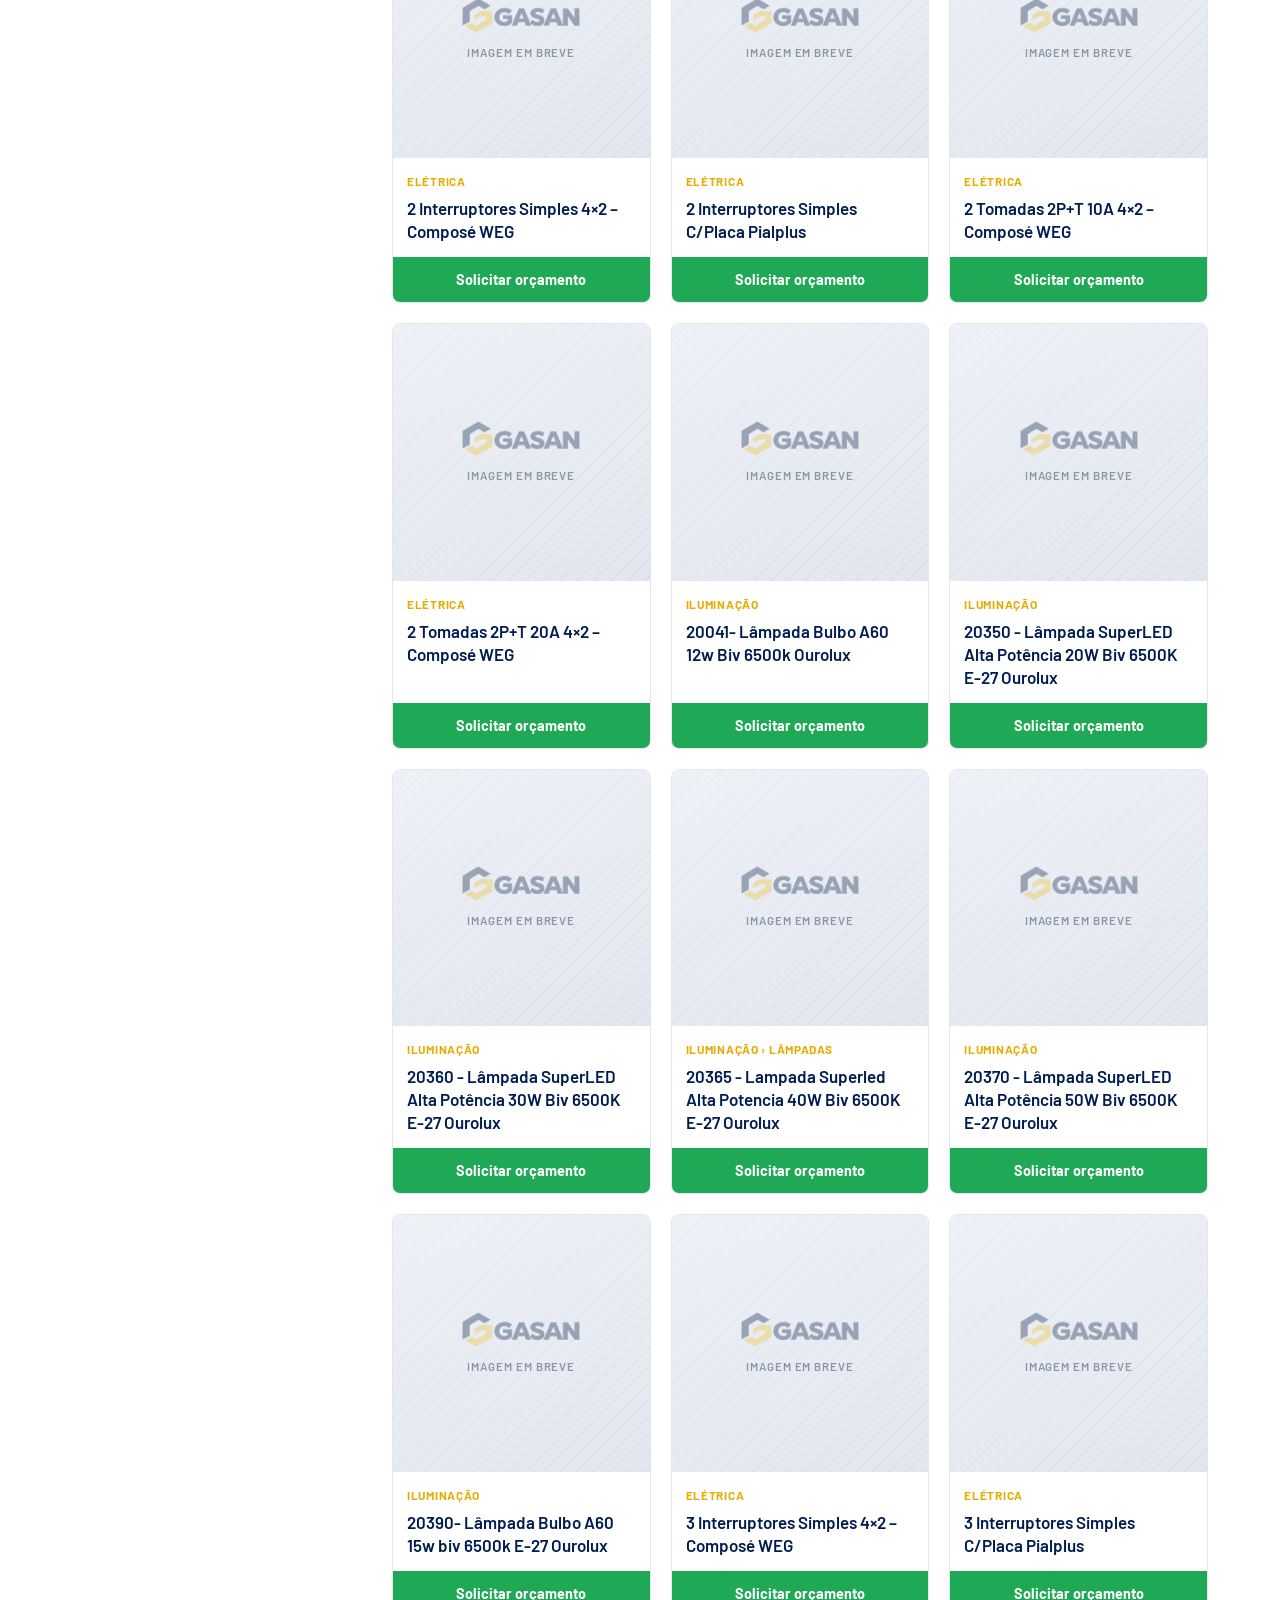
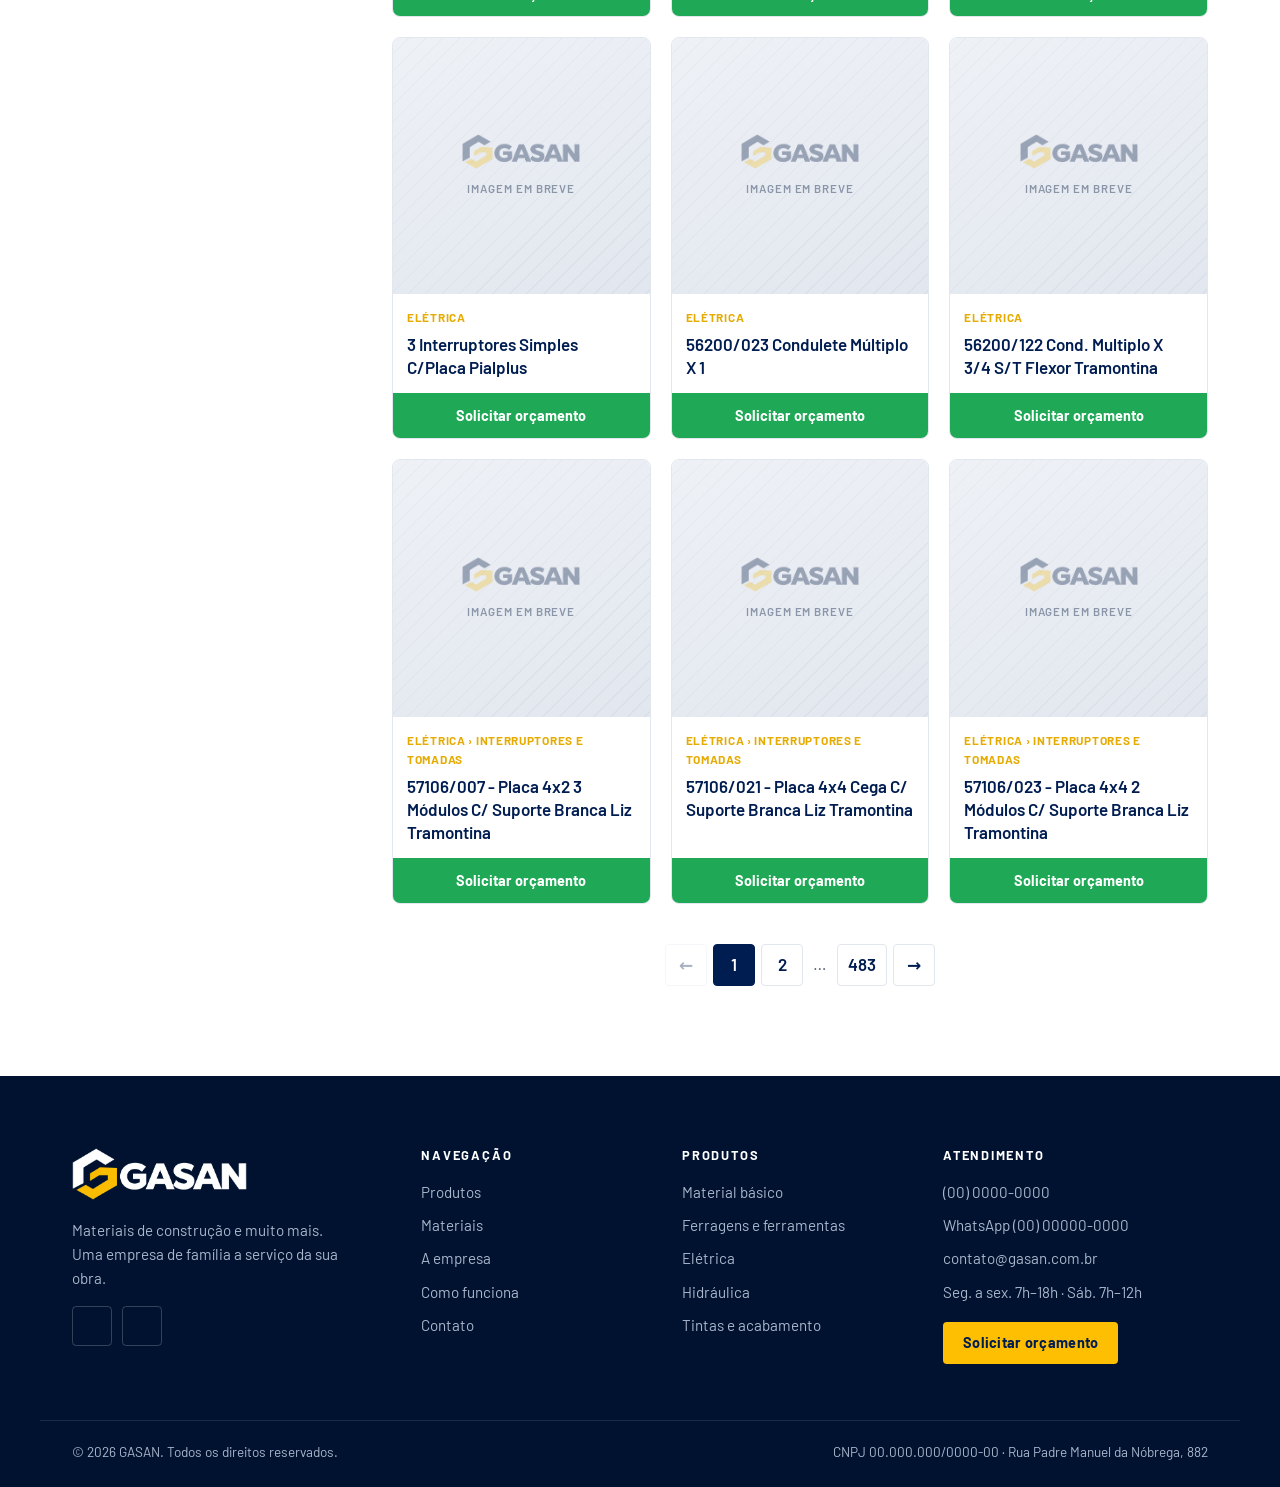
<file: catalogo.html>
<!doctype html>
<html lang="pt-BR">
<head>
  <meta charset="utf-8">
  <meta name="viewport" content="width=device-width, initial-scale=1">
  <title>Catálogo | GASAN Materiais de Construção</title>
  <meta name="description" content="Catálogo GASAN: mais de 11 mil produtos de hidráulica, elétrica, iluminação, ferramentas e acabamento. Peça seu orçamento pelo WhatsApp e receba no Rio de Janeiro e arredores.">
  <link rel="icon" type="image/png" href="assets/favicon.png">
  <link rel="apple-touch-icon" href="assets/apple-touch-icon.png">
  <meta name="theme-color" content="#001d51">
  <link rel="preconnect" href="https://fonts.googleapis.com">
  <link rel="preconnect" href="https://fonts.gstatic.com" crossorigin>
  <link href="https://fonts.googleapis.com/css2?family=Barlow+Condensed:wght@600;700&family=Barlow:wght@400;500;600;700&display=swap" rel="stylesheet">
  <link rel="stylesheet" href="css/styles.css">
  <link rel="stylesheet" href="css/catalogo.css">
</head>
<body>

  <!-- Ícones (SVG reutilizáveis) -->
  <svg width="0" height="0" style="position:absolute" aria-hidden="true">
    <symbol id="i-pin" viewBox="0 0 24 24"><path d="M12 21s-7-6.2-7-11.5A7 7 0 0 1 19 9.5C19 14.8 12 21 12 21z"/><circle cx="12" cy="9.5" r="2.5"/></symbol>
    <symbol id="i-clock" viewBox="0 0 24 24"><circle cx="12" cy="12" r="9"/><path d="M12 7v5l3 2"/></symbol>
    <symbol id="i-phone" viewBox="0 0 24 24"><path d="M5 4h4l2 5-2.5 1.5a11 11 0 0 0 5 5L15 13l5 2v4a2 2 0 0 1-2 2A16 16 0 0 1 3 6a2 2 0 0 1 2-2z"/></symbol>
    <symbol id="i-chat" viewBox="0 0 24 24"><path d="M20 12a8 8 0 0 1-11.6 7.1L4 20l1-4.2A8 8 0 1 1 20 12z"/></symbol>
    <symbol id="i-mail" viewBox="0 0 24 24"><rect x="3" y="5" width="18" height="14" rx="1"/><path d="m3 7 9 6 9-6"/></symbol>
    <symbol id="i-truck" viewBox="0 0 24 24"><path d="M2 6h11v10H2zM13 9h4l4 4v3h-8z"/><circle cx="6" cy="17.5" r="1.8"/><circle cx="17" cy="17.5" r="1.8"/></symbol>
    <symbol id="i-helmet" viewBox="0 0 24 24"><path d="M3 17h18M5 17v-3a7 7 0 0 1 14 0v3M10 7.5V5h4v2.5"/></symbol>
    <symbol id="i-tag" viewBox="0 0 24 24"><path d="M3 12V4h8l10 10-8 8z"/><circle cx="7.5" cy="8.5" r="1.3"/></symbol>
    <symbol id="i-card" viewBox="0 0 24 24"><rect x="3" y="6" width="18" height="12" rx="1"/><path d="M3 10h18M7 15h3"/></symbol>
    <symbol id="i-check" viewBox="0 0 24 24"><path d="m5 12.5 4.5 4.5L19 7.5"/></symbol>
    <symbol id="i-arrow" viewBox="0 0 24 24"><path d="M5 12h14M13 6l6 6-6 6"/></symbol>
    <symbol id="i-insta" viewBox="0 0 24 24"><rect x="3" y="3" width="18" height="18" rx="5"/><circle cx="12" cy="12" r="4"/><circle cx="17.5" cy="6.5" r=".6"/></symbol>
    <symbol id="i-face" viewBox="0 0 24 24"><path d="M14 8h3V4h-3a4 4 0 0 0-4 4v3H7v4h3v6h4v-6h3l1-4h-4V8z"/></symbol>
  </svg>

  <!-- ===== Barra superior ===== -->
  <div class="topbar">
    <div class="container topbar__inner">
      <span><svg class="ico"><use href="#i-pin"/></svg>Entregamos no Rio de Janeiro e arredores</span>
      <span class="topbar__hide-sm"><svg class="ico"><use href="#i-clock"/></svg>Seg. a sex. 7h–18h · Sáb. 7h–12h</span>
      <a href="tel:+550000000000"><svg class="ico"><use href="#i-phone"/></svg>(00) 0000-0000</a>
    </div>
  </div>

  <!-- ===== Cabeçalho ===== -->
  <header class="header" id="topo">
    <div class="container header__inner">
      <a href="index.html" class="logo" aria-label="GASAN, página inicial">
        <img class="logo__cor" src="assets/logo-gasan.png" alt="GASAN" width="537" height="160">
        
      </a>
      <button class="nav-toggle" aria-label="Abrir menu" aria-expanded="false" aria-controls="menu">
        <span></span><span></span><span></span>
      </button>
      <nav class="nav" id="menu">
        <a href="catalogo.html" aria-current="page">Catálogo</a>
        <a href="index.html#materiais">Materiais</a>
        <a href="index.html#como-funciona">Como funciona</a>
        <a href="index.html#sobre">A empresa</a>
        <a href="index.html#contato">Contato</a>
        <a href="index.html#orcamento" class="btn btn--primary">Solicitar orçamento</a>
      </nav>
    </div>
  </header>

  <main class="catalogo">
    <section class="cat-hero">
      <div class="container">
        <nav class="crumbs" aria-label="Você está em"><a href="index.html">Início</a> / <span>Catálogo</span></nav>
        <h1>Catálogo de produtos</h1>
        <p>Encontre o que a sua obra precisa e peça o orçamento pelo WhatsApp. Entregamos no Rio de Janeiro e arredores.</p>
        <form class="busca" role="search" onsubmit="return false">
          <svg class="ico" viewBox="0 0 24 24" aria-hidden="true"><circle cx="11" cy="11" r="7"/><path d="M20 20l-4-4"/></svg>
          <input id="busca" type="search" placeholder="Buscar produto, ex.: registro, disjuntor, trena…" autocomplete="off" aria-label="Buscar produto">
        </form>
      </div>
    </section>

    <section class="container cat-layout">
      <aside class="filtros" id="filtros" aria-label="Filtros">
        <div class="filtros__topo"><strong>Filtrar</strong><button type="button" class="link" id="limpar">Limpar filtros</button></div>
        <h3>Categorias</h3>
        <ul class="filtros__lista" id="lista-cats"></ul>
        <h3>Marcas</h3>
        <ul class="filtros__lista filtros__lista--marcas" id="lista-marcas"></ul>
      </aside>

      <div class="resultados">
        <div class="resultados__barra">
          <button type="button" class="btn btn--navy btn--sm filtros-toggle" id="abrir-filtros" aria-controls="filtros" aria-expanded="false">Filtros</button>
          <p id="contagem" aria-live="polite"></p>
        </div>
        <div class="chips" id="chips"></div>
        <ul class="grade" id="grade"></ul>
        <nav class="paginacao" id="paginacao" aria-label="Páginas"></nav>
      </div>
    </section>
  </main>

  <dialog class="ficha" id="ficha" aria-labelledby="ficha-nome">
    <button type="button" class="ficha__fechar" id="ficha-fechar" aria-label="Fechar">×</button>
    <div class="ficha__grid">
      <div class="ficha__img" id="ficha-img"></div>
      <div>
        <p class="kicker kicker--dark" id="ficha-cat"></p>
        <h2 id="ficha-nome"></h2>
        <p class="ficha__marca" id="ficha-marca"></p>
        <p class="ficha__desc" id="ficha-desc"></p>
        <div class="ficha__opcoes" id="ficha-opcoes"></div>
        <p class="ficha__preco" id="ficha-preco"></p>
        <a class="btn btn--whatsapp" id="ficha-orcar" target="_blank" rel="noopener">Solicitar orçamento pelo WhatsApp</a>
        <p class="ficha__nota">Preço e prazo de entrega informados no orçamento. Imagem ilustrativa.</p>
      </div>
    </div>
  </dialog>

  <!-- ===== Rodapé ===== -->
  <footer class="footer">
    <div class="container footer__grid">
      <div class="footer__brand">
        <img src="assets/logo-gasan-branco.png" alt="GASAN" width="537" height="160">
        <p>Materiais de construção e muito mais. Uma empresa de família a serviço da sua obra.</p>
        <div class="footer__social">
          <!-- TODO: links reais das redes sociais -->
          <a href="index.html#" aria-label="Instagram"><svg class="ico"><use href="index.html#i-insta"/></svg></a>
          <a href="index.html#" aria-label="Facebook"><svg class="ico"><use href="index.html#i-face"/></svg></a>
        </div>
      </div>
      <div>
        <h4>Navegação</h4>
        <ul>
          <li><a href="index.html#categorias">Produtos</a></li>
          <li><a href="index.html#materiais">Materiais</a></li>
          <li><a href="index.html#sobre">A empresa</a></li>
          <li><a href="index.html#como-funciona">Como funciona</a></li>
          <li><a href="index.html#contato">Contato</a></li>
        </ul>
      </div>
      <div>
        <h4>Produtos</h4>
        <ul>
          <li><a href="index.html#materiais" data-produto="0">Material básico</a></li>
          <li><a href="index.html#materiais" data-produto="1">Ferragens e ferramentas</a></li>
          <li><a href="index.html#materiais" data-produto="2">Elétrica</a></li>
          <li><a href="index.html#materiais" data-produto="3">Hidráulica</a></li>
          <li><a href="index.html#materiais" data-produto="4">Tintas e acabamento</a></li>
        </ul>
      </div>
      <div>
        <h4>Atendimento</h4>
        <ul class="footer__contact">
          <li>(00) 0000-0000</li>
          <li>WhatsApp (00) 00000-0000</li>
          <li>contato@gasan.com.br</li>
          <li>Seg. a sex. 7h–18h · Sáb. 7h–12h</li>
        </ul>
        <a href="index.html#orcamento" class="btn btn--primary btn--sm">Solicitar orçamento</a>
      </div>
    </div>
    <div class="container footer__bottom">
      <span>© <span id="ano"></span> GASAN. Todos os direitos reservados.</span>
      <span>CNPJ 00.000.000/0000-00 · Rua Padre Manuel da Nóbrega, 882</span>
    </div>
  </footer>

  <script src="js/catalogo-dados.js"></script>
  <script src="js/catalogo.js"></script>
  <script>
    // Menu mobile
    const t=document.querySelector('.nav-toggle'),n=document.querySelector('.nav');
    if(t&&n){t.addEventListener('click',()=>{const o=!n.classList.contains('is-open');n.classList.toggle('is-open',o);t.setAttribute('aria-expanded',String(o));});}
    const ano=document.getElementById('ano'); if(ano) ano.textContent=new Date().getFullYear();
  </script>
</body>
</html>
</file>
<file: css/styles.css>
/* =========================================================
   GASAN · Landing page
   Cores do logo: azul-marinho #001d51 e amarelo #febe02
   ========================================================= */

:root {
  --navy: #001d51;
  --navy-700: #0a2b6b;
  --navy-900: #00122f;
  --yellow: #febe02;
  --yellow-600: #e6ab00;
  --ink: #1b2433;
  --muted: #5b6577;
  --line: #e2e6ee;
  --tint: #f3f5f9;
  --white: #fff;
  --whatsapp: #1fa855;

  --radius: 4px;
  --container: 1200px;
  --header-h: 84px;
  --font: "Barlow", system-ui, -apple-system, "Segoe UI", Roboto, sans-serif;
  --font-display: "Barlow Condensed", "Barlow", system-ui, sans-serif;
}

*, *::before, *::after { box-sizing: border-box; }
html { scroll-behavior: smooth; scroll-padding-top: var(--header-h); }
body {
  margin: 0;
  font-family: var(--font);
  font-size: 17px;
  line-height: 1.6;
  color: var(--ink);
  background: var(--white);
  -webkit-font-smoothing: antialiased;
}
img { max-width: 100%; display: block; }
a { color: inherit; text-decoration: none; }
ul { list-style: none; margin: 0; padding: 0; }
h1, h2, h3, h4 { margin: 0; color: var(--navy); line-height: 1.1; }
h2 { font-family: var(--font-display); font-size: clamp(2rem, 4vw, 2.75rem); font-weight: 700; text-transform: uppercase; letter-spacing: .01em; }
h3 { font-size: 1.2rem; font-weight: 700; }
p { margin: 0 0 1em; }

.container { width: 100%; max-width: var(--container); margin: 0 auto; padding: 0 16px; }
@media (min-width: 768px) { .container { padding: 0 32px; } }

.ico { width: 18px; height: 18px; flex: none; fill: none; stroke: currentColor; stroke-width: 1.8; stroke-linecap: round; stroke-linejoin: round; }
.ico--lg { width: 30px; height: 30px; stroke-width: 1.5; }

.kicker {
  display: inline-flex; align-items: center; gap: 10px;
  font-size: .8rem; font-weight: 700; letter-spacing: .16em; text-transform: uppercase;
  color: var(--yellow); margin-bottom: 14px;
}
.kicker::before { content: ""; width: 28px; height: 3px; background: currentColor; }
.kicker--dark { color: var(--navy-700); }
.kicker--dark::before { background: var(--yellow); }

/* ---------- Botões ---------- */
.btn {
  display: inline-flex; align-items: center; justify-content: center; gap: 10px;
  min-height: 50px; padding: 0 26px;
  font-weight: 700; font-size: .95rem; letter-spacing: .02em;
  border-radius: var(--radius); border: 2px solid transparent;
  transition: background-color .15s, border-color .15s, color .15s;
  white-space: nowrap;
}
.btn--primary { background: var(--yellow); color: var(--navy); }
.btn--primary:hover { background: var(--yellow-600); }
.btn--navy { background: var(--navy); color: #fff; }
.btn--navy:hover { background: var(--navy-700); }
.btn--outline-light { border-color: rgba(255,255,255,.7); color: #fff; }
.btn--outline-light:hover { background: #fff; color: var(--navy); }
.btn--whatsapp { background: var(--whatsapp); color: #fff; }
.btn--whatsapp:hover { background: #17904a; }
.btn--sm { min-height: 42px; padding: 0 18px; font-size: .9rem; }

.link-arrow { display: inline-flex; align-items: center; gap: 8px; font-weight: 600; color: var(--navy-700); }
.link-arrow:hover { text-decoration: underline; text-underline-offset: 4px; }

/* ---------- Espaços de foto ---------- */
.photo {
  position: relative;
  background-color: #dfe4ec;
  background-image: repeating-linear-gradient(135deg, transparent 0 11px, rgba(0,29,81,.05) 11px 12px);
  background-size: cover;
  background-position: center;
}
.photo:not(.has-photo)::before {
  content: "FOTO · " attr(data-label);
  position: absolute; left: 12px; bottom: 12px; z-index: 2;
  max-width: calc(100% - 24px);
  padding: 4px 8px;
  font-size: .7rem; font-weight: 600; letter-spacing: .04em;
  color: var(--navy); background: rgba(255,255,255,.85);
  border-radius: 2px;
}
.photo.has-photo { background-image: none; }

/* ---------- Barra superior ---------- */
.topbar { background: var(--navy-900); color: #c3cde0; font-size: .85rem; }
.topbar__inner { display: flex; align-items: center; gap: 28px; min-height: 40px; }
.topbar__inner > * { display: inline-flex; align-items: center; gap: 8px; }
.topbar__inner .ico { width: 15px; height: 15px; color: var(--yellow); }
.topbar__inner a { margin-left: auto; font-weight: 600; color: #fff; }
@media (max-width: 860px) {
  .topbar__hide-sm { display: none !important; }
  .topbar__inner > span:first-child { overflow: hidden; text-overflow: ellipsis; white-space: nowrap; display: block; }
  .topbar__inner > span:first-child .ico { display: none; }
  .topbar__inner { gap: 16px; }
}

/* ---------- Cabeçalho ---------- */
.header { position: sticky; top: 0; z-index: 50; background: #fff; border-bottom: 1px solid var(--line); }
.header__inner { height: var(--header-h); display: flex; align-items: center; justify-content: space-between; gap: 24px; }
.logo img { height: 50px; width: auto; }
.nav { display: flex; align-items: center; gap: 34px; font-weight: 600; color: var(--navy); }
.nav a:not(.btn) { position: relative; padding: 6px 0; }
.nav a:not(.btn)::after { content: ""; position: absolute; left: 0; right: 0; bottom: 0; height: 2px; background: var(--yellow); transform: scaleX(0); transition: transform .2s; }
.nav a:not(.btn):hover::after { transform: scaleX(1); }

.nav-toggle { display: none; background: none; border: 0; padding: 8px; cursor: pointer; }
.nav-toggle span { display: block; width: 26px; height: 2px; margin: 6px 0; background: var(--navy); transition: transform .2s, opacity .2s; }

@media (max-width: 960px) {
  :root { --header-h: 70px; }
  .logo img { height: 40px; }
  .nav-toggle { display: block; }
  .nav {
    display: none; position: absolute; top: 100%; left: 0; right: 0;
    flex-direction: column; align-items: stretch; gap: 0;
    padding: 8px 16px 20px; background: #fff; border-bottom: 1px solid var(--line);
    box-shadow: 0 12px 24px rgba(0, 18, 47, .08);
  }
  .nav.is-open { display: flex; }
  .nav a:not(.btn) { padding: 14px 0; border-bottom: 1px solid var(--line); }
  .nav a:not(.btn)::after { display: none; }
  .nav .btn { margin-top: 16px; }
  .nav-toggle[aria-expanded="true"] span:nth-child(1) { transform: translateY(8px) rotate(45deg); }
  .nav-toggle[aria-expanded="true"] span:nth-child(2) { opacity: 0; }
  .nav-toggle[aria-expanded="true"] span:nth-child(3) { transform: translateY(-8px) rotate(-45deg); }
}

/* ---------- Hero ---------- */
.hero {
  min-height: min(680px, 82vh);
  display: flex; align-items: center;
  background-color: var(--navy-700);
  color: #fff;
  overflow: hidden;
}
.hero::after {
  content: ""; position: absolute; inset: 0; z-index: 0;
  background: linear-gradient(90deg, rgba(0,18,47,.92) 0%, rgba(0,18,47,.75) 45%, rgba(0,18,47,.15) 100%);
}
.hero:not(.has-photo)::before { left: auto; right: 16px; top: 16px; bottom: auto; }
.hero__inner { position: relative; z-index: 1; padding-top: 72px; padding-bottom: 128px; }
.hero h1 {
  font-family: var(--font-display); font-weight: 700; text-transform: uppercase;
  font-size: clamp(2.9rem, 7.5vw, 5.6rem); line-height: .95; letter-spacing: .005em;
  color: #fff; margin-bottom: 22px;
}
.hero__lead { max-width: 34em; font-size: 1.15rem; color: #d5dcea; }
.hero__actions { display: flex; flex-wrap: wrap; gap: 14px; margin: 30px 0 34px; }
.hero__checks { display: flex; flex-wrap: wrap; gap: 10px 28px; font-weight: 600; font-size: .95rem; }
.hero__checks li { display: inline-flex; align-items: center; gap: 8px; }
.hero__checks .ico { color: var(--yellow); stroke-width: 2.4; }

/* ---------- Diferenciais ---------- */
.perks { position: relative; z-index: 2; margin-top: -64px; }
.perks__grid {
  display: grid; grid-template-columns: repeat(4, 1fr);
  background: #fff; border-radius: var(--radius);
  box-shadow: 0 18px 40px rgba(0, 18, 47, .12);
  border-top: 4px solid var(--yellow);
}
.perks__grid li { display: flex; gap: 16px; align-items: flex-start; padding: 28px 26px; }
.perks__grid li + li { border-left: 1px solid var(--line); }
.perks__grid .ico { color: var(--navy); }
.perks__grid strong { display: block; color: var(--navy); font-size: 1.02rem; }
.perks__grid span { font-size: .9rem; color: var(--muted); line-height: 1.4; }
@media (max-width: 960px) {
  .perks__grid { grid-template-columns: 1fr 1fr; }
  .perks__grid li:nth-child(3) { border-left: 0; }
  .perks__grid li:nth-child(n+3) { border-top: 1px solid var(--line); }
}
@media (max-width: 560px) {
  .perks__grid { grid-template-columns: 1fr; }
  .perks__grid li { padding: 20px; }
  .perks__grid li + li { border-left: 0; border-top: 1px solid var(--line); }
}

/* ---------- Seções ---------- */
.section { padding: 96px 0; }
.section--tight { padding: 0 0 96px; }
.section--tint { background: var(--tint); }
.head { margin-bottom: 44px; }
.head--center { text-align: center; max-width: 680px; margin-left: auto; margin-right: auto; }
.head--center .kicker { justify-content: center; }
.head--center p:last-child { color: var(--muted); margin: 14px 0 0; }
.head--row { display: flex; justify-content: space-between; align-items: flex-end; gap: 24px; flex-wrap: wrap; }
@media (max-width: 768px) { .section { padding: 64px 0; } .section--tight { padding-bottom: 64px; } }

/* ---------- Categorias ---------- */
.cats { display: grid; grid-template-columns: repeat(6, 1fr); gap: 16px; }
.cat { display: block; border: 1px solid var(--line); border-radius: var(--radius); overflow: hidden; background: #fff; transition: border-color .15s, box-shadow .15s; }
.cat__img { display: block; aspect-ratio: 1 / 1; }
.cat__img:not(.has-photo)::before { font-size: .62rem; }
.cat__name { display: block; padding: 14px 14px 16px; font-weight: 700; color: var(--navy); font-size: .95rem; line-height: 1.25; border-top: 3px solid var(--yellow); }
.cat:hover { border-color: var(--navy); box-shadow: 0 10px 24px rgba(0, 18, 47, .1); }
@media (max-width: 1024px) { .cats { grid-template-columns: repeat(3, 1fr); } }
@media (max-width: 560px) { .cats { grid-template-columns: repeat(2, 1fr); gap: 12px; } }

/* ---------- Vitrine de materiais ---------- */
.mats { display: grid; grid-template-columns: repeat(3, 1fr); gap: 24px; }
.mat { background: #fff; border: 1px solid var(--line); border-radius: var(--radius); display: flex; flex-direction: column; }
.mat__head { display: flex; align-items: center; gap: 14px; padding: 18px 20px; }
.mat__num {
  display: grid; place-items: center; width: 44px; height: 44px; flex: none;
  font-family: var(--font-display); font-size: 1.35rem; font-weight: 700;
  background: var(--navy); color: var(--yellow); border-radius: var(--radius);
}
.mat__head h3 { font-family: var(--font-display); font-size: 1.45rem; text-transform: uppercase; letter-spacing: .01em; }
.mat__img { aspect-ratio: 16 / 10; }
.mat__body { padding: 20px 20px 24px; border-top: 3px solid var(--yellow); flex: 1; }
.mat__body > p { color: var(--muted); font-size: .97rem; }
.mat__body h4 { font-size: .75rem; letter-spacing: .14em; text-transform: uppercase; color: var(--navy-700); margin: 18px 0 10px; }
.checks li { position: relative; padding-left: 26px; margin: 6px 0; font-size: .95rem; }
.checks li::before {
  content: ""; position: absolute; left: 2px; top: .42em; width: 12px; height: 7px;
  border-left: 2.5px solid var(--navy); border-bottom: 2.5px solid var(--navy); transform: rotate(-45deg);
}
.tags { display: flex; flex-wrap: wrap; gap: 8px; }
.tags li { font-size: .82rem; font-weight: 600; color: var(--navy); background: var(--tint); border: 1px solid var(--line); padding: 4px 10px; border-radius: 2px; }
@media (max-width: 1024px) { .mats { grid-template-columns: repeat(2, 1fr); } }
@media (max-width: 640px) { .mats { grid-template-columns: 1fr; } }

/* ---------- Banners ---------- */
.banners { display: grid; grid-template-columns: 1.25fr 1fr; gap: 24px; }
.banner {
  position: relative; overflow: hidden; display: flex; flex-direction: column; justify-content: flex-end;
  min-height: 280px; padding: 36px; border-radius: var(--radius);
}
.banner > * { position: relative; z-index: 1; }
.banner strong { font-family: var(--font-display); font-size: clamp(1.8rem, 3vw, 2.4rem); text-transform: uppercase; line-height: 1; margin: 8px 0 18px; max-width: 14ch; }
.banner__kicker { font-size: .8rem; font-weight: 700; letter-spacing: .14em; text-transform: uppercase; }
.banner__cta { display: inline-flex; align-items: center; gap: 8px; font-weight: 700; }
.banner--navy { background-color: var(--navy); color: #fff; }
.banner--navy::after { content: ""; position: absolute; inset: 0; background: linear-gradient(0deg, rgba(0,18,47,.9), rgba(0,18,47,.35)); }
.banner--navy:not(.has-photo)::before { top: 12px; bottom: auto; left: auto; right: 12px; }
.banner--navy .banner__kicker, .banner--navy .banner__cta { color: var(--yellow); }
.banner--yellow { background: var(--yellow); color: var(--navy); }
.banner--yellow::after {
  content: ""; position: absolute; right: -60px; top: -60px; width: 260px; height: 260px;
  border: 40px solid rgba(0, 29, 81, .08); transform: rotate(30deg);
}
.banner:hover .banner__cta { text-decoration: underline; text-underline-offset: 4px; }
@media (max-width: 860px) { .banners { grid-template-columns: 1fr; } .banner { min-height: 220px; padding: 28px; } }

/* ---------- Sobre ---------- */
.about { display: grid; grid-template-columns: 1fr 1fr; gap: 64px; align-items: center; }
.about__img { aspect-ratio: 5 / 4; border-radius: var(--radius); }
.about__text h2 { margin-bottom: 20px; }
.about__text p { color: var(--muted); }
.about__text .btn { margin-top: 10px; }
.numbers {
  display: grid; grid-template-columns: repeat(4, 1fr);
  margin-top: 72px; background: var(--navy); border-radius: var(--radius); color: #fff;
}
.numbers li { padding: 30px 28px; }
.numbers li + li { border-left: 1px solid rgba(255,255,255,.12); }
.numbers strong { display: block; font-family: var(--font-display); font-size: 2.8rem; line-height: 1; color: var(--yellow); }
.numbers span { font-size: .92rem; color: #c3cde0; }
@media (max-width: 860px) {
  .about { grid-template-columns: 1fr; gap: 32px; }
  .numbers { grid-template-columns: 1fr 1fr; margin-top: 48px; }
  .numbers li:nth-child(3) { border-left: 0; }
  .numbers li:nth-child(n+3) { border-top: 1px solid rgba(255,255,255,.12); }
  .numbers li { padding: 22px 20px; }
  .numbers strong { font-size: 2.2rem; }
}

/* ---------- E muito mais ---------- */
.more { display: grid; grid-template-columns: repeat(4, 1fr); gap: 24px; }
.more__img { aspect-ratio: 4 / 3; border-radius: var(--radius); margin-bottom: 16px; }
.more__item h3 { margin-bottom: 4px; }
.more__item p { color: var(--muted); font-size: .95rem; margin: 0; }
@media (max-width: 960px) { .more { grid-template-columns: repeat(2, 1fr); } }
@media (max-width: 480px) { .more { grid-template-columns: 1fr; } }

/* ---------- Chamada ---------- */
.cta { background: var(--yellow); }
.cta__inner { display: flex; align-items: center; justify-content: space-between; gap: 24px 48px; padding-top: 48px; padding-bottom: 48px; flex-wrap: wrap; }
.cta h2 { margin-bottom: 6px; }
.cta p { margin: 0; color: var(--navy); font-weight: 500; }

/* ---------- Contato ---------- */
.contact { display: grid; grid-template-columns: 1fr 1.15fr; gap: 64px; align-items: start; }
.contact h2 { margin-bottom: 28px; }
.contact__list li { display: flex; gap: 16px; padding: 16px 0; border-bottom: 1px solid var(--line); }
.contact__list li:first-child { border-top: 1px solid var(--line); }
.contact__list .ico { color: var(--navy); }
.contact__list strong { display: block; color: var(--navy); }
.map { min-height: 420px; border-radius: var(--radius); }
.map:not(.has-photo)::before { content: "MAPA · " attr(data-label); }
.map iframe { width: 100%; height: 100%; min-height: 420px; border: 0; }
@media (max-width: 860px) { .contact { grid-template-columns: 1fr; gap: 32px; } .map { min-height: 300px; } }

/* ---------- Rodapé ---------- */
.footer { background: var(--navy-900); color: #aab6cc; font-size: .95rem; }
.footer__grid { display: grid; grid-template-columns: 1.4fr 1fr 1fr 1.2fr; gap: 40px; padding-top: 72px; padding-bottom: 56px; }
.footer__brand img { height: 52px; width: auto; margin-bottom: 18px; }
.footer__brand p { max-width: 30ch; }
.footer h4 { color: #fff; font-size: .8rem; letter-spacing: .14em; text-transform: uppercase; margin-bottom: 18px; }
.footer li { margin: 9px 0; }
.footer a:hover { color: #fff; }
.footer__contact { margin-bottom: 18px !important; }
.footer__social { display: flex; gap: 10px; }
.footer__social a { display: grid; place-items: center; width: 40px; height: 40px; border: 1px solid rgba(255,255,255,.2); border-radius: var(--radius); color: #fff; }
.footer__social a:hover { background: var(--yellow); border-color: var(--yellow); color: var(--navy); }
.footer__bottom { display: flex; justify-content: space-between; gap: 12px; flex-wrap: wrap; padding-top: 20px; padding-bottom: 24px; border-top: 1px solid rgba(255,255,255,.1); font-size: .85rem; }
@media (max-width: 960px) { .footer__grid { grid-template-columns: 1fr 1fr; } }
@media (max-width: 560px) { .footer__grid { grid-template-columns: 1fr; gap: 32px; padding-top: 56px; } }

@media (max-width: 480px) { .kicker { letter-spacing: .1em; font-size: .72rem; } }

/* Mapa de entrega */
.map { position: relative; overflow: hidden; background-size: cover; background-position: center; }
.map:not(.has-photo)::before { content: "ÁREA DE ENTREGA · " attr(data-label); }
.map__caption { position: absolute; left: 0; right: 0; bottom: 0; padding: 22px 24px; color: #fff; background: linear-gradient(to top, rgba(10,25,60,.88), rgba(10,25,60,0)); display: flex; flex-direction: column; gap: 2px; }
.map__caption strong { font-size: 1.15rem; }
.map__caption span { font-size: .95rem; opacity: .9; }
.contact__list small { color: var(--muted); }
.map__video { position: absolute; inset: 0; width: 100%; height: 100%; object-fit: cover; }
.map__caption { z-index: 1; }
@media (prefers-reduced-motion: reduce) { .map__video { display: none; } }


/* ===== Hero com Swiper (fade) ===== */
.hs { height: calc(100vh - var(--header-h) - 38px); min-height: 520px; max-height: 820px; }
.hs .swiper-slide { display: flex; align-items: center; background-size: cover; background-position: center; background-color: var(--navy-700); color: #fff; }
.hs .swiper-slide::before { content: ""; position: absolute; inset: 0; background: linear-gradient(90deg, rgba(0,18,47,.92) 0%, rgba(0,18,47,.7) 45%, rgba(0,18,47,.15) 100%); }
.hs__content { position: relative; max-width: 640px; padding-bottom: 40px; }
.hs__content h1 { color: #fff; font-size: clamp(2.6rem, 6vw, 4.6rem); margin-bottom: 18px; }
.hs__content .kicker { color: var(--yellow); }
.hs__lead { max-width: 34em; font-size: 1.15rem; color: #d5dcea; }
.hs__actions { display: flex; flex-wrap: wrap; gap: 14px; margin-top: 30px; }
.hs__content > * { opacity: 0; transform: translateY(24px); transition: opacity .7s ease, transform .7s ease; }
.hs .swiper-slide-active .hs__content > * { opacity: 1; transform: none; }
.hs .swiper-slide-active .hs__content > :nth-child(2) { transition-delay: .15s; }
.hs .swiper-slide-active .hs__content > :nth-child(3) { transition-delay: .3s; }
.hs .swiper-slide-active .hs__content > :nth-child(4) { transition-delay: .45s; }
.hs .swiper-pagination { bottom: 28px !important; }
.hs .swiper-pagination-bullet { width: 12px; height: 12px; background: #fff; opacity: .5; transition: width .3s; }
.hs .swiper-pagination-bullet-active { background: var(--yellow); opacity: 1; width: 32px; border-radius: 6px; }
.hs .swiper-button-prev, .hs .swiper-button-next { color: #fff; }
@media (max-width: 860px) { .hs .swiper-button-prev, .hs .swiper-button-next { display: none; } }

/* ===== Blocos texto + imagem sincronizados ===== */
.sp { display: grid; grid-template-columns: 1fr 1.2fr; gap: 64px; align-items: center; margin-top: 48px; }
.sp__text { min-width: 0; }
.sp__text h3 { font-size: clamp(2rem, 3.4vw, 2.8rem); margin-bottom: 14px; }
.sp__text p { color: var(--muted); font-size: 1.08rem; margin-bottom: 22px; }
.sp__text .tags { margin-bottom: 26px; }
.sp__text .swiper-slide { background: #fff; }
.section--tint .sp__text .swiper-slide { background: var(--tint); }
.section--tint .sp__text .tags li { background: #fff; }
.sp__num { font-family: var(--font-display); font-weight: 700; font-size: 4.5rem; line-height: 1; color: #d9dfe9; }
.sp__img { min-width: 0; border-radius: 8px; overflow: hidden; box-shadow: 0 30px 60px -30px rgba(0,29,81,.45); }
.sp__img img { width: 100%; height: 100%; object-fit: cover; display: block; }
.prod-img { aspect-ratio: 4 / 3; }
.serv-img { height: 460px; }
.ctrl { display: flex; align-items: center; gap: 14px; margin-top: 30px; }
.ctrl button { width: 50px; height: 50px; border-radius: 50%; border: 2px solid var(--navy); background: transparent; color: var(--navy); font-size: 1.25rem; cursor: pointer; transition: background .2s, color .2s; }
.ctrl button:hover { background: var(--navy); color: #fff; }
.ctrl__count { font-family: var(--font-display); font-weight: 700; font-size: 1.2rem; color: var(--navy); min-width: 64px; text-align: center; }
.sv-list { list-style: none; padding: 0; margin: 0 0 20px; }
.sv-list li { display: flex; align-items: center; gap: 14px; padding: 13px 0 13px 18px; border-left: 3px solid var(--line); cursor: pointer; font-weight: 600; color: var(--muted); transition: color .3s, border-color .3s; }
.sv-list li span { display: inline-flex; width: 30px; height: 30px; flex: none; align-items: center; justify-content: center; border-radius: 50%; background: var(--line); color: var(--navy); font-size: .9rem; transition: background .3s, color .3s; }
.sv-list li.is-active { color: var(--navy); border-color: var(--yellow); }
.sv-list li.is-active span { background: var(--navy); color: #fff; }
@media (max-width: 860px) {
  .sp { grid-template-columns: 1fr; gap: 28px; }
  .sp__img { order: -1; }
  .serv-img { height: 280px; }
}

/* ===== Aparecer ao rolar ===== */
.reveal { opacity: 0; transform: translateY(40px); transition: opacity .8s ease, transform .8s ease; }
.reveal.is-visible { opacity: 1; transform: none; }
@media (prefers-reduced-motion: reduce) {
  .reveal, .hs__content > * { opacity: 1; transform: none; transition: none; }
}

/* ===== Menu transparente sobre a foto do topo ===== */
.header--over { position: fixed; top: 40px; left: 0; right: 0; background: transparent; border-bottom-color: transparent; transition: background .3s, top .3s, box-shadow .3s, border-color .3s; }
.header--over .logo__cor { display: none; }
.header--over .nav { color: #fff; }
.header--over .nav-toggle span { background: #fff; }
.header--over.is-scrolled { top: 0; background: #fff; border-bottom-color: var(--line); box-shadow: 0 8px 24px rgba(0,18,47,.08); }
.header--over.is-scrolled .logo__cor { display: block; }
.header--over.is-scrolled .logo__branco { display: none; }
.header--over.is-scrolled .nav { color: var(--navy); }
.header--over.is-scrolled .nav-toggle span { background: var(--navy); }
.hs { height: calc(100vh - 40px); max-height: none; }
.hs__content { padding-top: var(--header-h); }
@media (max-width: 960px) {
  .header--over .nav { color: var(--navy); }
  .header--over:has(.nav.is-open) { background: #fff; }
  .header--over:has(.nav.is-open) .logo__cor { display: block; }
  .header--over:has(.nav.is-open) .logo__branco { display: none; }
  .header--over:has(.nav.is-open) .nav-toggle span { background: var(--navy); }
}
.hs .swiper-pagination { bottom: 96px !important; }

/* Ajuste: conteúdo do topo não fica atrás da faixa de diferenciais */
.hs { min-height: 680px; }
.hs__content { padding-top: calc(var(--header-h) + 20px); padding-bottom: 150px; }
.hs__content h1 { font-size: clamp(2.4rem, 5vw, 4rem); }
.hs .swiper-pagination { bottom: 84px !important; }
@media (max-width: 860px) { .hs { min-height: 620px; } .hs__content { padding-bottom: 120px; } }

/* Avatar da seção "A empresa": movimento suave e contínuo */
.about__img { overflow: hidden; }
.about__img.has-photo { animation: avatar-zoom 14s ease-in-out infinite alternate; background-size: 104%; }
@keyframes avatar-zoom {
  0%   { background-size: 104%; background-position: 50% 50%; }
  100% { background-size: 114%; background-position: 60% 30%; }
}
@media (prefers-reduced-motion: reduce) { .about__img.has-photo { animation: none; } }

/* ===== Faixa de marcas (rolagem contínua, direita para a esquerda) ===== */
.marcas { overflow: hidden; }
.marcas__head { display: flex; justify-content: space-between; align-items: flex-end; gap: 20px; margin-bottom: 28px; }
.marcas__head h2 { margin: 0; }
.marcas__pausa { display: inline-flex; align-items: center; gap: 8px; flex: none; height: 38px; padding: 0 14px; border: 1px solid var(--line); border-radius: 30px; background: #fff; font: inherit; font-size: .86rem; font-weight: 600; color: var(--navy); cursor: pointer; transition: border-color .2s; }
.marcas__pausa:hover, .marcas__pausa:focus-visible { border-color: var(--navy); }
.marcas__pausa-ico { width: 10px; height: 12px; border-left: 3px solid currentColor; border-right: 3px solid currentColor; }
.marcas__pausa[aria-pressed="true"] .marcas__pausa-ico { width: 0; height: 0; border: 0; border-left: 10px solid currentColor; border-top: 6px solid transparent; border-bottom: 6px solid transparent; }
.marcas__faixa { position: relative; -webkit-mask-image: linear-gradient(90deg, transparent, #000 6%, #000 94%, transparent); mask-image: linear-gradient(90deg, transparent, #000 6%, #000 94%, transparent); }
.marcas__trilho { display: flex; width: max-content; animation: marcas-rolar var(--marcas-tempo, 60s) linear infinite; will-change: transform; }
.marcas__lista { display: flex; gap: 20px; padding: 6px 10px; margin: 0; list-style: none; }
.marcas__lista--copia { padding-left: 10px; }
@keyframes marcas-rolar { from { transform: translateX(0); } to { transform: translateX(-50%); } }
.marcas__faixa:hover .marcas__trilho,
.marcas__faixa:focus-within .marcas__trilho,
.marcas.is-pausado .marcas__trilho { animation-play-state: paused; }
.marca { display: flex; align-items: center; justify-content: center; width: 190px; height: 96px; padding: 18px 24px; background: #fff; border: 1px solid var(--line); border-radius: 8px; transition: border-color .2s, box-shadow .2s, transform .2s; }
.marca:hover, .marca:focus-visible { border-color: var(--navy); box-shadow: 0 12px 28px -16px rgba(0,29,81,.4); transform: translateY(-2px); }
.marca:focus-visible { outline: 3px solid var(--yellow); outline-offset: 2px; }
.marca img { max-width: 100%; max-height: 48px; width: auto; height: auto; object-fit: contain; }
.marca--escura { background: var(--navy); border-color: var(--navy); }
.marca--texto span { font-family: var(--font-display); font-weight: 700; font-size: 1.7rem; letter-spacing: .02em; color: var(--navy); text-transform: uppercase; line-height: 1; text-align: center; }
@media (max-width: 600px) {
  .marcas__head { flex-direction: column; align-items: flex-start; }
  .marca { width: 150px; height: 80px; padding: 14px 18px; }
  .marca img { max-height: 40px; }
  .marca--texto span { font-size: 1.35rem; }
}
/* Movimento reduzido: faixa estática com rolagem manual */
@media (prefers-reduced-motion: reduce) {
  .marcas__trilho { animation: none; }
  .marcas__faixa { overflow-x: auto; -webkit-mask-image: none; mask-image: none; scroll-snap-type: x proximity; }
  .marcas__lista--copia, .marcas__pausa { display: none; }
  .marca { scroll-snap-align: start; }
}
</file>
<file: css/catalogo.css>
/* ===== Catálogo GASAN ===== */
.cat-hero { background: var(--navy); color: #fff; padding: 44px 0 52px; }
.cat-hero h1 { color: #fff; font-size: clamp(2.2rem, 4.5vw, 3.4rem); margin: 6px 0 10px; }
.cat-hero p { color: #c9d2e3; max-width: 46em; }
.crumbs { font-size: .88rem; color: #9fb0cf; }
.crumbs a { color: #fff; }
.crumbs a:hover { color: var(--yellow); }

.busca { position: relative; margin-top: 26px; max-width: 720px; }
.busca .ico { position: absolute; left: 18px; top: 50%; transform: translateY(-50%); width: 22px; height: 22px; color: var(--muted); fill: none; stroke: currentColor; stroke-width: 2; }
.busca input { width: 100%; height: 58px; padding: 0 20px 0 54px; border: 0; border-radius: var(--radius); font: inherit; font-size: 1.05rem; color: var(--ink); box-shadow: 0 10px 30px rgba(0,0,0,.18); }
.busca input:focus { outline: 3px solid var(--yellow); }

.cat-layout { display: grid; grid-template-columns: 280px 1fr; gap: 40px; padding-top: 40px; padding-bottom: 90px; align-items: start; }

/* Filtros */
.filtros { position: sticky; top: calc(var(--header-h) + 16px); max-height: calc(100vh - var(--header-h) - 32px); overflow-y: auto; padding-right: 8px; }
.filtros__topo { display: flex; justify-content: space-between; align-items: center; padding-bottom: 12px; border-bottom: 2px solid var(--navy); }
.filtros__topo strong { color: var(--navy); font-size: 1.1rem; }
.link { background: none; border: 0; color: var(--muted); font: inherit; font-size: .88rem; text-decoration: underline; cursor: pointer; }
.filtros h3 { font-size: .8rem; letter-spacing: .12em; text-transform: uppercase; color: var(--muted); margin: 22px 0 8px; font-family: var(--font); }
.filtros__lista { list-style: none; padding: 0; margin: 0; }
.filtros__lista button { width: 100%; display: flex; justify-content: space-between; gap: 10px; text-align: left; padding: 7px 10px; border: 0; border-radius: var(--radius); background: none; font: inherit; font-size: .95rem; color: var(--ink); cursor: pointer; }
.filtros__lista button span { color: var(--muted); font-size: .82rem; }
.filtros__lista button:hover { background: var(--tint); }
.filtros__lista button.is-active { background: var(--navy); color: #fff; font-weight: 600; }
.filtros__lista button.is-active span { color: var(--yellow); }
.filtros__lista .subs { display: none; }
.filtros__lista .subs.is-open { display: block; }
.filtros__lista .subs ul { list-style: none; padding: 0 0 6px 14px; margin: 0; border-left: 2px solid var(--yellow); margin-left: 10px; }
.filtros__lista .subs button { font-size: .9rem; }

/* Resultados */
.resultados { min-width: 0; }
.resultados__barra { display: flex; align-items: center; gap: 16px; min-height: 40px; }
.resultados__barra p { color: var(--muted); font-weight: 600; }
.filtros-toggle { display: none; }
.chips { display: flex; flex-wrap: wrap; gap: 8px; margin: 10px 0 0; }
.chips button { background: var(--tint); border: 1px solid var(--line); border-radius: 30px; padding: 5px 14px; font: inherit; font-size: .88rem; font-weight: 600; color: var(--navy); cursor: pointer; }
.chips button:hover { border-color: var(--navy); }

.grade { list-style: none; padding: 0; margin: 20px 0 0; display: grid; grid-template-columns: repeat(auto-fill, minmax(210px, 1fr)); gap: 20px; }
.card { display: flex; flex-direction: column; background: #fff; border: 1px solid var(--line); border-radius: 8px; overflow: hidden; transition: box-shadow .2s, transform .2s, border-color .2s; }
.card:hover { box-shadow: 0 18px 40px -22px rgba(0,29,81,.45); transform: translateY(-3px); border-color: #cfd6e3; }
.card__link { flex: 1; display: flex; flex-direction: column; gap: 6px; padding: 0 0 14px; border: 0; background: none; font: inherit; text-align: left; cursor: pointer; color: inherit; }
.card__img { display: block; aspect-ratio: 1 / 1; background: var(--tint); margin-bottom: 8px; }
.card__img > img { width: 100%; height: 100%; object-fit: contain; padding: 12px; }
.card__cat, .card__nome, .card__preco { padding: 0 14px; }
.card__cat { font-size: .74rem; font-weight: 700; letter-spacing: .06em; text-transform: uppercase; color: var(--yellow-600); }
.card__nome { font-weight: 600; color: var(--navy); line-height: 1.35; display: -webkit-box; -webkit-line-clamp: 3; -webkit-box-orient: vertical; overflow: hidden; }
.card__preco { font-weight: 700; color: var(--ink); }
.card__orcar { display: block; text-align: center; padding: 11px; font-weight: 700; font-size: .9rem; color: #fff; background: var(--whatsapp); transition: filter .2s; }
.card__orcar:hover { filter: brightness(.92); }

/* Placeholder visual da GASAN */
.ph { width: 100%; height: 100%; display: flex; flex-direction: column; align-items: center; justify-content: center; gap: 10px;
  background: repeating-linear-gradient(135deg, transparent 0 11px, rgba(0,29,81,.04) 11px 12px), linear-gradient(160deg, #eef1f6, #e2e7ef); }
.ph img { width: 46%; opacity: .35; filter: grayscale(.2); }
.ph small { font-size: .72rem; font-weight: 600; letter-spacing: .08em; text-transform: uppercase; color: #8a95a8; }

.vazio { grid-column: 1 / -1; text-align: center; padding: 50px 20px; background: var(--tint); border-radius: 8px; }
.vazio strong { display: block; color: var(--navy); font-size: 1.2rem; }
.vazio p { color: var(--muted); margin: 8px 0 20px; }

.paginacao { display: flex; flex-wrap: wrap; justify-content: center; gap: 6px; margin-top: 40px; }
.paginacao button { min-width: 42px; height: 42px; padding: 0 10px; border: 1px solid var(--line); border-radius: var(--radius); background: #fff; font: inherit; font-weight: 600; color: var(--navy); cursor: pointer; }
.paginacao button:hover:not(:disabled) { border-color: var(--navy); }
.paginacao button[aria-current] { background: var(--navy); color: #fff; border-color: var(--navy); }
.paginacao button:disabled { opacity: .35; cursor: default; }
.paginacao span { align-self: center; color: var(--muted); padding: 0 4px; }

/* Ficha do produto */
.ficha { width: min(920px, calc(100% - 32px)); max-height: calc(100vh - 40px); border: 0; border-radius: 10px; padding: 0; box-shadow: 0 30px 80px rgba(0,18,47,.35); }
.ficha::backdrop { background: rgba(0,18,47,.6); }
.ficha__grid { display: grid; grid-template-columns: 1fr 1.1fr; gap: 36px; padding: 36px; align-items: center; }
.ficha__img { aspect-ratio: 1 / 1; border-radius: 8px; overflow: hidden; background: var(--tint); }
.ficha__img > img { width: 100%; height: 100%; object-fit: contain; padding: 20px; }
.ficha h2 { font-size: clamp(1.6rem, 3vw, 2.2rem); margin: 6px 0 10px; }
.ficha__marca { color: var(--muted); font-weight: 600; }
.ficha__desc { color: var(--muted); margin: 12px 0; }
.ficha__desc:empty, .ficha__preco:empty, .ficha__marca:empty { display: none; }
.ficha__preco { font-size: 1.5rem; font-weight: 700; color: var(--navy); margin: 10px 0; }
.ficha .btn { margin-top: 18px; }
.ficha__nota { font-size: .84rem; color: var(--muted); margin-top: 14px; }
.ficha__fechar { position: absolute; top: 10px; right: 14px; width: 40px; height: 40px; border: 0; background: none; font-size: 2rem; line-height: 1; color: var(--navy); cursor: pointer; }

@media (max-width: 960px) {
  .cat-layout { grid-template-columns: 1fr; padding-top: 24px; }
  .filtros-toggle { display: inline-flex; }
  .filtros { display: none; position: static; max-height: none; padding: 0 0 8px; }
  .filtros.is-open { display: block; }
}
@media (max-width: 680px) {
  .grade { grid-template-columns: repeat(2, 1fr); gap: 12px; }
  .card__nome { font-size: .9rem; }
  .ficha__grid { grid-template-columns: 1fr; padding: 24px; gap: 18px; }
  .ficha__img { max-width: 260px; margin: 0 auto; width: 100%; }
}

.ficha__opcoes:empty { display: none; }
.ficha__opcoes strong { display: block; color: var(--navy); font-size: .9rem; margin: 6px 0 8px; }
.ficha__opcoes ul { list-style: none; padding: 0; margin: 0; display: flex; flex-wrap: wrap; gap: 6px; }
.ficha__opcoes li { border: 1px solid var(--line); border-radius: 30px; padding: 3px 12px; font-size: .86rem; color: var(--ink); }
</file>
